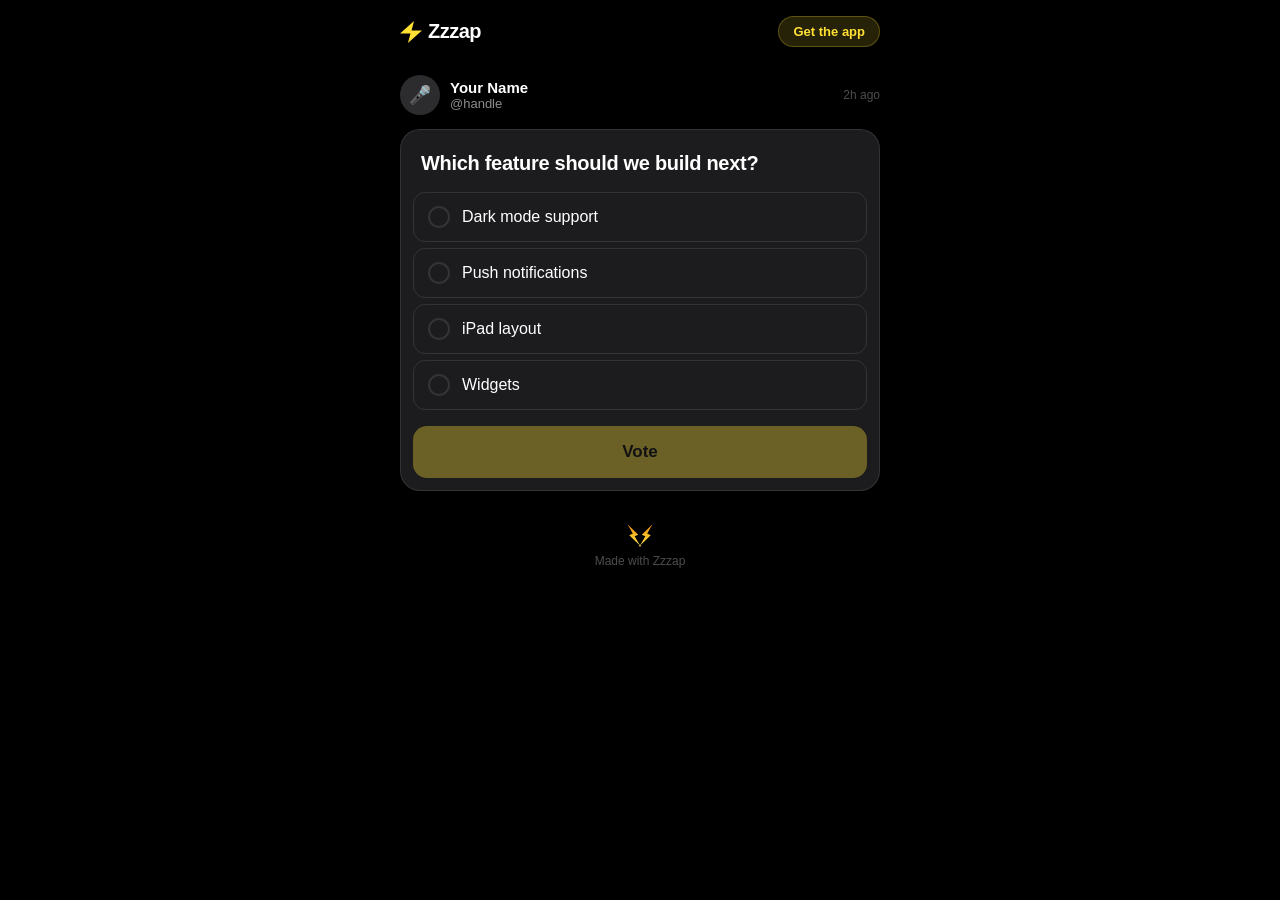
<file: index.html>
<!DOCTYPE html>
<html lang="en">
<head>
  <meta charset="UTF-8" />
  <meta name="viewport" content="width=device-width, initial-scale=1.0, maximum-scale=1.0" />
  <title>Zzzap</title>
  <style>
    /* ─── Design tokens (from iOS app) ─────────────────────────────── */
    :root {
      --bg:           #000000;
      --surface:      #1c1c1e;
      --surface2:     #2c2c2e;
      --border:       rgba(255,255,255,0.10);
      --yellow:       #FFE033;
      --yellow-dim:   rgba(255,224,51,0.15);
      --yellow-bar:   rgba(255,224,51,0.85);
      --text:         #ffffff;
      --text-sec:     rgba(255,255,255,0.55);
      --text-ter:     rgba(255,255,255,0.30);
      --radius-card:  20px;
      --radius-btn:   14px;
      --radius-pill:  100px;
      --font:         -apple-system, "SF Pro Display", "SF Pro Text", BlinkMacSystemFont, sans-serif;
    }

    /* ─── Reset ─────────────────────────────────────────────────────── */
    *, *::before, *::after { box-sizing: border-box; margin: 0; padding: 0; }

    body {
      background: var(--bg);
      color: var(--text);
      font-family: var(--font);
      -webkit-font-smoothing: antialiased;
      min-height: 100dvh;
      display: flex;
      flex-direction: column;
      align-items: center;
    }

    /* ─── Layout ────────────────────────────────────────────────────── */
    .page {
      width: 100%;
      max-width: 430px;          /* iPhone 14 Pro Max width — feels native */
      padding: 0 16px 48px;
      display: flex;
      flex-direction: column;
      gap: 0;
    }

    /* Desktop: slightly wider card, centered */
    @media (min-width: 600px) {
      .page { max-width: 480px; padding: 0 0 64px; }
    }

    /* ─── Top bar ───────────────────────────────────────────────────── */
    .topbar {
      display: flex;
      align-items: center;
      justify-content: space-between;
      padding: 16px 0 8px;
    }

    .logo {
      display: flex;
      align-items: center;
      gap: 6px;
      text-decoration: none;
    }

    .logo-bolt {
      width: 22px;
      height: 22px;
      fill: var(--yellow);
    }

    .logo-text {
      font-size: 20px;
      font-weight: 800;
      letter-spacing: -0.5px;
      color: var(--text);
    }

    .app-store-btn {
      display: inline-flex;
      align-items: center;
      gap: 6px;
      background: var(--yellow-dim);
      border: 1px solid rgba(255,224,51,0.25);
      border-radius: var(--radius-pill);
      padding: 7px 14px;
      font-size: 13px;
      font-weight: 600;
      color: var(--yellow);
      text-decoration: none;
      white-space: nowrap;
    }

    .app-store-btn:active { opacity: 0.7; }

    /* ─── Creator row ───────────────────────────────────────────────── */
    .creator-row {
      display: flex;
      align-items: center;
      gap: 10px;
      padding: 20px 0 14px;
    }

    .avatar {
      width: 40px;
      height: 40px;
      border-radius: 50%;
      background: var(--surface2);
      flex-shrink: 0;
      overflow: hidden;
      display: flex;
      align-items: center;
      justify-content: center;
      font-size: 18px;
    }

    .creator-meta { flex: 1; min-width: 0; }

    .creator-name {
      font-size: 15px;
      font-weight: 600;
      white-space: nowrap;
      overflow: hidden;
      text-overflow: ellipsis;
    }

    .creator-handle {
      font-size: 13px;
      color: var(--text-sec);
    }

    .time-badge {
      font-size: 12px;
      color: var(--text-ter);
      white-space: nowrap;
    }

    /* ─── Poll card ─────────────────────────────────────────────────── */
    .poll-card {
      background: var(--surface);
      border-radius: var(--radius-card);
      border: 1px solid var(--border);
      overflow: hidden;
    }

    .poll-question {
      padding: 20px 20px 16px;
      font-size: 20px;
      font-weight: 700;
      line-height: 1.3;
      letter-spacing: -0.3px;
    }

    /* ─── Voting options ────────────────────────────────────────────── */
    .options {
      display: flex;
      flex-direction: column;
      gap: 0;
      padding: 0 12px 12px;
    }

    .option {
      position: relative;
      display: flex;
      align-items: center;
      gap: 12px;
      padding: 13px 14px;
      border-radius: 12px;
      cursor: pointer;
      transition: background 0.15s ease;
      -webkit-tap-highlight-color: transparent;
      user-select: none;
      margin-bottom: 6px;
      background: transparent;
      border: 1px solid var(--border);
      overflow: hidden;
    }

    .option:last-child { margin-bottom: 0; }

    .option:active { opacity: 0.8; }

    /* Vote bar that fills behind option */
    .option-bar {
      position: absolute;
      left: 0; top: 0; bottom: 0;
      background: var(--yellow-dim);
      border-radius: 12px;
      width: 0;
      transition: width 0.6s cubic-bezier(0.25, 1, 0.5, 1);
      pointer-events: none;
    }

    /* Selected state */
    .option.selected {
      border-color: var(--yellow);
    }

    .option.selected .option-bar {
      background: var(--yellow-dim);
    }

    .option.voted-other {
      opacity: 0.6;
    }

    /* Radio circle */
    .radio {
      width: 22px;
      height: 22px;
      border-radius: 50%;
      border: 2px solid var(--border);
      flex-shrink: 0;
      display: flex;
      align-items: center;
      justify-content: center;
      transition: border-color 0.15s;
      position: relative;
      z-index: 1;
    }

    .option.selected .radio {
      border-color: var(--yellow);
      background: var(--yellow);
    }

    .radio-dot {
      width: 9px;
      height: 9px;
      border-radius: 50%;
      background: #000;
      opacity: 0;
      transition: opacity 0.15s;
    }

    .option.selected .radio-dot { opacity: 1; }

    .option-label {
      flex: 1;
      font-size: 16px;
      font-weight: 500;
      line-height: 1.3;
      position: relative;
      z-index: 1;
    }

    .option-pct {
      font-size: 13px;
      font-weight: 600;
      color: var(--text-sec);
      min-width: 36px;
      text-align: right;
      position: relative;
      z-index: 1;
      opacity: 0;
      transition: opacity 0.3s ease;
    }

    /* ─── Vote CTA ──────────────────────────────────────────────────── */
    .vote-cta {
      padding: 4px 12px 12px;
    }

    .vote-btn {
      width: 100%;
      padding: 16px;
      border-radius: var(--radius-btn);
      background: var(--yellow);
      color: #000;
      font-size: 17px;
      font-weight: 700;
      border: none;
      cursor: pointer;
      transition: opacity 0.15s, transform 0.1s;
      -webkit-tap-highlight-color: transparent;
    }

    .vote-btn:disabled {
      opacity: 0.35;
      cursor: default;
    }

    .vote-btn:not(:disabled):active {
      transform: scale(0.98);
      opacity: 0.85;
    }

    /* ─── After voting: results header ─────────────────────────────── */
    .results-meta {
      display: flex;
      align-items: center;
      justify-content: space-between;
      padding: 12px 20px 16px;
      border-top: 1px solid var(--border);
    }

    .vote-count {
      font-size: 13px;
      color: var(--text-sec);
    }

    .expires-badge {
      font-size: 12px;
      color: var(--text-ter);
    }

    /* ─── Download nudge (shown after voting) ───────────────────────── */
    .download-card {
      background: var(--surface);
      border: 1px solid var(--border);
      border-radius: var(--radius-card);
      padding: 20px;
      margin-top: 16px;
      display: none;
      flex-direction: column;
      gap: 12px;
    }

    .download-card.visible { display: flex; }

    .download-title {
      font-size: 17px;
      font-weight: 700;
    }

    .download-body {
      font-size: 14px;
      color: var(--text-sec);
      line-height: 1.5;
    }

    .download-btn {
      display: flex;
      align-items: center;
      justify-content: center;
      gap: 8px;
      padding: 14px;
      border-radius: var(--radius-btn);
      background: var(--yellow);
      color: #000;
      font-size: 16px;
      font-weight: 700;
      text-decoration: none;
      transition: opacity 0.15s;
    }

    .download-btn:active { opacity: 0.8; }

    /* ─── Footer ────────────────────────────────────────────────────── */
    .footer {
      margin-top: 32px;
      text-align: center;
      font-size: 12px;
      color: var(--text-ter);
    }

    /* ─── Voted state overrides ─────────────────────────────────────── */
    body.has-voted .option { cursor: default; }
    body.has-voted .option-pct { opacity: 1; }
    body.has-voted .vote-cta { display: none; }
  </style>
</head>
<body>

<div class="page">

  <!-- Top bar -->
  <div class="topbar">
    <a class="logo" href="https://zzzap-app.com">
      <!-- Lightning bolt SVG matching AnimatedBoltLogo.swift proportions -->
      <svg class="logo-bolt" viewBox="0 0 100 100">
        <polygon points="63.9,0 0,56.8 47.5,56.8 36.1,100 100,43.2 52.5,43.2" />
      </svg>
      <span class="logo-text">Zzzap</span>
    </a>
    <a class="app-store-btn" href="https://apps.apple.com/app/zzzap" target="_blank">
      Get the app
    </a>
  </div>

  <!-- Creator row -->
  <div class="creator-row">
    <div class="avatar">🎤</div>
    <div class="creator-meta">
      <div class="creator-name">Your Name</div>
      <div class="creator-handle">@handle</div>
    </div>
    <div class="time-badge">2h ago</div>
  </div>

  <!-- Poll card -->
  <div class="poll-card">
    <div class="poll-question">Which feature should we build next?</div>

    <div class="options" id="options">
      <div class="option" data-index="0" onclick="selectOption(0)">
        <div class="option-bar" id="bar-0"></div>
        <div class="radio"><div class="radio-dot"></div></div>
        <div class="option-label">Dark mode support</div>
        <div class="option-pct" id="pct-0"></div>
      </div>
      <div class="option" data-index="1" onclick="selectOption(1)">
        <div class="option-bar" id="bar-1"></div>
        <div class="radio"><div class="radio-dot"></div></div>
        <div class="option-label">Push notifications</div>
        <div class="option-pct" id="pct-1"></div>
      </div>
      <div class="option" data-index="2" onclick="selectOption(2)">
        <div class="option-bar" id="bar-2"></div>
        <div class="radio"><div class="radio-dot"></div></div>
        <div class="option-label">iPad layout</div>
        <div class="option-pct" id="pct-2"></div>
      </div>
      <div class="option" data-index="3" onclick="selectOption(3)">
        <div class="option-bar" id="bar-3"></div>
        <div class="radio"><div class="radio-dot"></div></div>
        <div class="option-label">Widgets</div>
        <div class="option-pct" id="pct-3"></div>
      </div>
    </div>

    <div class="vote-cta">
      <button class="vote-btn" id="vote-btn" disabled onclick="castVote()">Vote</button>
    </div>

    <div class="results-meta" id="results-meta" style="display:none">
      <span class="vote-count" id="vote-count">247 votes</span>
      <span class="expires-badge">Closes in 18h</span>
    </div>
  </div>

  <!-- Download nudge (revealed after voting) -->
  <div class="download-card" id="download-card">
    <div class="download-title">See every poll. Get notified first.</div>
    <div class="download-body">Follow them on Zzzap and you'll get a notification the moment they post their next one.</div>
    <a class="download-btn" href="https://apps.apple.com/app/zzzap" target="_blank">
      Download Zzzap
    </a>
  </div>

  <div class="footer"><img src="/zzzap-bolts.svg" alt="" width="28" height="25" style="display:block;margin:0 auto 6px">Made with Zzzap</div>

</div>

<script>
  // Mock vote distribution (will come from Firestore in production)
  const mockVotes = [112, 74, 38, 23];
  const totalVotes = mockVotes.reduce((a, b) => a + b, 0);

  let selectedIndex = null;
  let hasVoted = false;

  function selectOption(index) {
    if (hasVoted) return;
    selectedIndex = index;

    document.querySelectorAll('.option').forEach((el, i) => {
      el.classList.toggle('selected', i === index);
      el.classList.remove('voted-other');
    });

    document.getElementById('vote-btn').disabled = false;
  }

  function castVote() {
    if (selectedIndex === null || hasVoted) return;
    hasVoted = true;

    // Add the user's vote to the mock totals
    mockVotes[selectedIndex] += 1;
    const newTotal = mockVotes.reduce((a, b) => a + b, 0);

    // Mark voted state
    document.body.classList.add('has-voted');

    document.querySelectorAll('.option').forEach((el, i) => {
      const pct = Math.round((mockVotes[i] / newTotal) * 100);
      const bar = document.getElementById('bar-' + i);
      const pctEl = document.getElementById('pct-' + i);

      pctEl.textContent = pct + '%';

      if (i !== selectedIndex) {
        el.classList.add('voted-other');
      }

      // Animate bar width after a short delay
      setTimeout(() => {
        bar.style.width = pct + '%';
      }, 50 + i * 60);
    });

    // Show results footer
    const meta = document.getElementById('results-meta');
    meta.style.display = 'flex';
    document.getElementById('vote-count').textContent = newTotal + ' votes';

    // Show download nudge
    setTimeout(() => {
      document.getElementById('download-card').classList.add('visible');
    }, 400);
  }
</script>

</body>
</html>
</file>
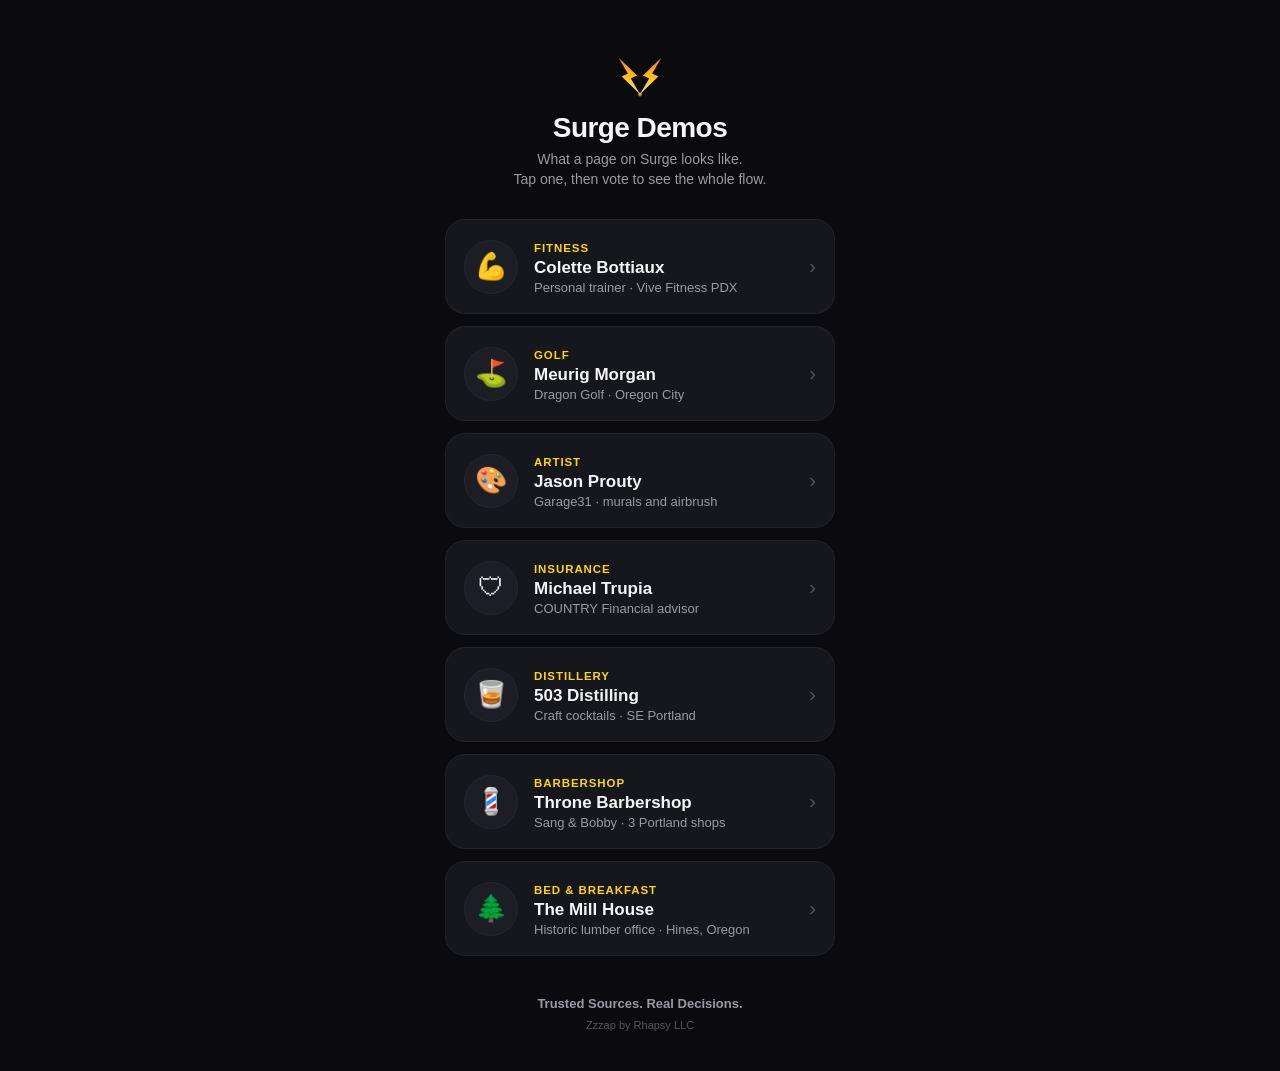
<file: demo/index.html>
<!DOCTYPE html>
<html lang="en">
<head>
<meta charset="UTF-8">
<meta name="viewport" content="width=device-width, initial-scale=1.0, viewport-fit=cover">
<meta name="robots" content="noindex">
<title>Surge Demos · Zzzap</title>
<style>
  :root {
    --yellow: #FFD60A;
    --bg: #0a0a0f;
    --card: #16161d;
    --card2: #1d1d26;
    --text: #f5f5f7;
    --dim: #9a9aa3;
    --dimmer: #55555e;
  }
  * { margin: 0; padding: 0; box-sizing: border-box; -webkit-tap-highlight-color: transparent; }
  body {
    background: var(--bg);
    color: var(--text);
    font-family: -apple-system, BlinkMacSystemFont, "SF Pro Text", "Segoe UI", Roboto, sans-serif;
    display: flex;
    justify-content: center;
    min-height: 100vh;
  }
  .phone {
    width: 100%;
    max-width: 430px;
    min-height: 100vh;
    padding: 56px 20px 40px;
    display: flex;
    flex-direction: column;
  }
  .bolts { line-height: 0; text-align: center; }
  h1 {
    font-family: -apple-system, "SF Pro Display", sans-serif;
    font-size: 28px; font-weight: 800; letter-spacing: -0.02em;
    text-align: center; margin-top: 14px;
  }
  .sub { color: var(--dim); font-size: 14px; text-align: center; margin-top: 6px; line-height: 1.4; }
  .cards { display: flex; flex-direction: column; gap: 12px; margin-top: 30px; }
  a.demo {
    display: flex; align-items: center; gap: 16px;
    background: var(--card);
    border: 1px solid #23232c;
    border-radius: 20px;
    padding: 18px;
    text-decoration: none; color: var(--text);
    transition: transform .12s ease, border-color .15s ease;
  }
  a.demo:active { transform: scale(.98); }
  a.demo:hover { border-color: rgba(255,214,10,.35); }
  .emoji {
    width: 54px; height: 54px; border-radius: 50%;
    background: var(--card2);
    border: 1px solid #26262f;
    display: flex; align-items: center; justify-content: center;
    font-size: 26px;
    flex-shrink: 0;
  }
  .txt { flex: 1; min-width: 0; }
  .cat {
    color: var(--yellow); font-size: 11.5px; font-weight: 700;
    letter-spacing: .08em; text-transform: uppercase;
  }
  .who { font-size: 17px; font-weight: 700; margin-top: 2px; }
  .note { color: var(--dim); font-size: 13px; margin-top: 2px; }
  .go { color: var(--dimmer); font-size: 20px; font-weight: 300; }
  footer {
    margin-top: auto;
    text-align: center;
    padding-top: 40px;
    color: var(--dimmer);
  }
  .tagline { font-size: 13px; font-weight: 600; color: var(--dim); }
  .legal { font-size: 11px; margin-top: 8px; }
</style>
</head>
<body>
<div class="phone">
  <div class="bolts"><img src="/zzzap-bolts.svg" alt="Zzzap" width="48" height="42"></div>
  <h1>Surge Demos</h1>
  <div class="sub">What a page on Surge looks like.<br>Tap one, then vote to see the whole flow.</div>

  <div class="cards">
    <a class="demo" href="/demofitness/">
      <span class="emoji">&#128170;</span>
      <span class="txt">
        <span class="cat">Fitness</span>
        <div class="who">Colette Bottiaux</div>
        <div class="note">Personal trainer &middot; Vive Fitness PDX</div>
      </span>
      <span class="go">&#8250;</span>
    </a>
    <a class="demo" href="/demogolf/">
      <span class="emoji">&#9971;</span>
      <span class="txt">
        <span class="cat">Golf</span>
        <div class="who">Meurig Morgan</div>
        <div class="note">Dragon Golf &middot; Oregon City</div>
      </span>
      <span class="go">&#8250;</span>
    </a>
    <a class="demo" href="/demoartist/">
      <span class="emoji">&#127912;</span>
      <span class="txt">
        <span class="cat">Artist</span>
        <div class="who">Jason Prouty</div>
        <div class="note">Garage31 &middot; murals and airbrush</div>
      </span>
      <span class="go">&#8250;</span>
    </a>
    <a class="demo" href="/demoinsurance/">
      <span class="emoji">&#128737;</span>
      <span class="txt">
        <span class="cat">Insurance</span>
        <div class="who">Michael Trupia</div>
        <div class="note">COUNTRY Financial advisor</div>
      </span>
      <span class="go">&#8250;</span>
    </a>
    <a class="demo" href="/demo503/">
      <span class="emoji">&#129347;</span>
      <span class="txt">
        <span class="cat">Distillery</span>
        <div class="who">503 Distilling</div>
        <div class="note">Craft cocktails &middot; SE Portland</div>
      </span>
      <span class="go">&#8250;</span>
    </a>
    <a class="demo" href="/demobarber/">
      <span class="emoji">&#128136;</span>
      <span class="txt">
        <span class="cat">Barbershop</span>
        <div class="who">Throne Barbershop</div>
        <div class="note">Sang &amp; Bobby &middot; 3 Portland shops</div>
      </span>
      <span class="go">&#8250;</span>
    </a>
    <a class="demo" href="/demomillhouse/">
      <span class="emoji">&#127794;</span>
      <span class="txt">
        <span class="cat">Bed &amp; Breakfast</span>
        <div class="who">The Mill House</div>
        <div class="note">Historic lumber office &middot; Hines, Oregon</div>
      </span>
      <span class="go">&#8250;</span>
    </a>
  </div>

  <footer>
    <div class="tagline">Trusted Sources. Real Decisions.</div>
    <div class="legal">Zzzap by Rhapsy LLC</div>
  </footer>
</div>
</body>
</html>
</file>
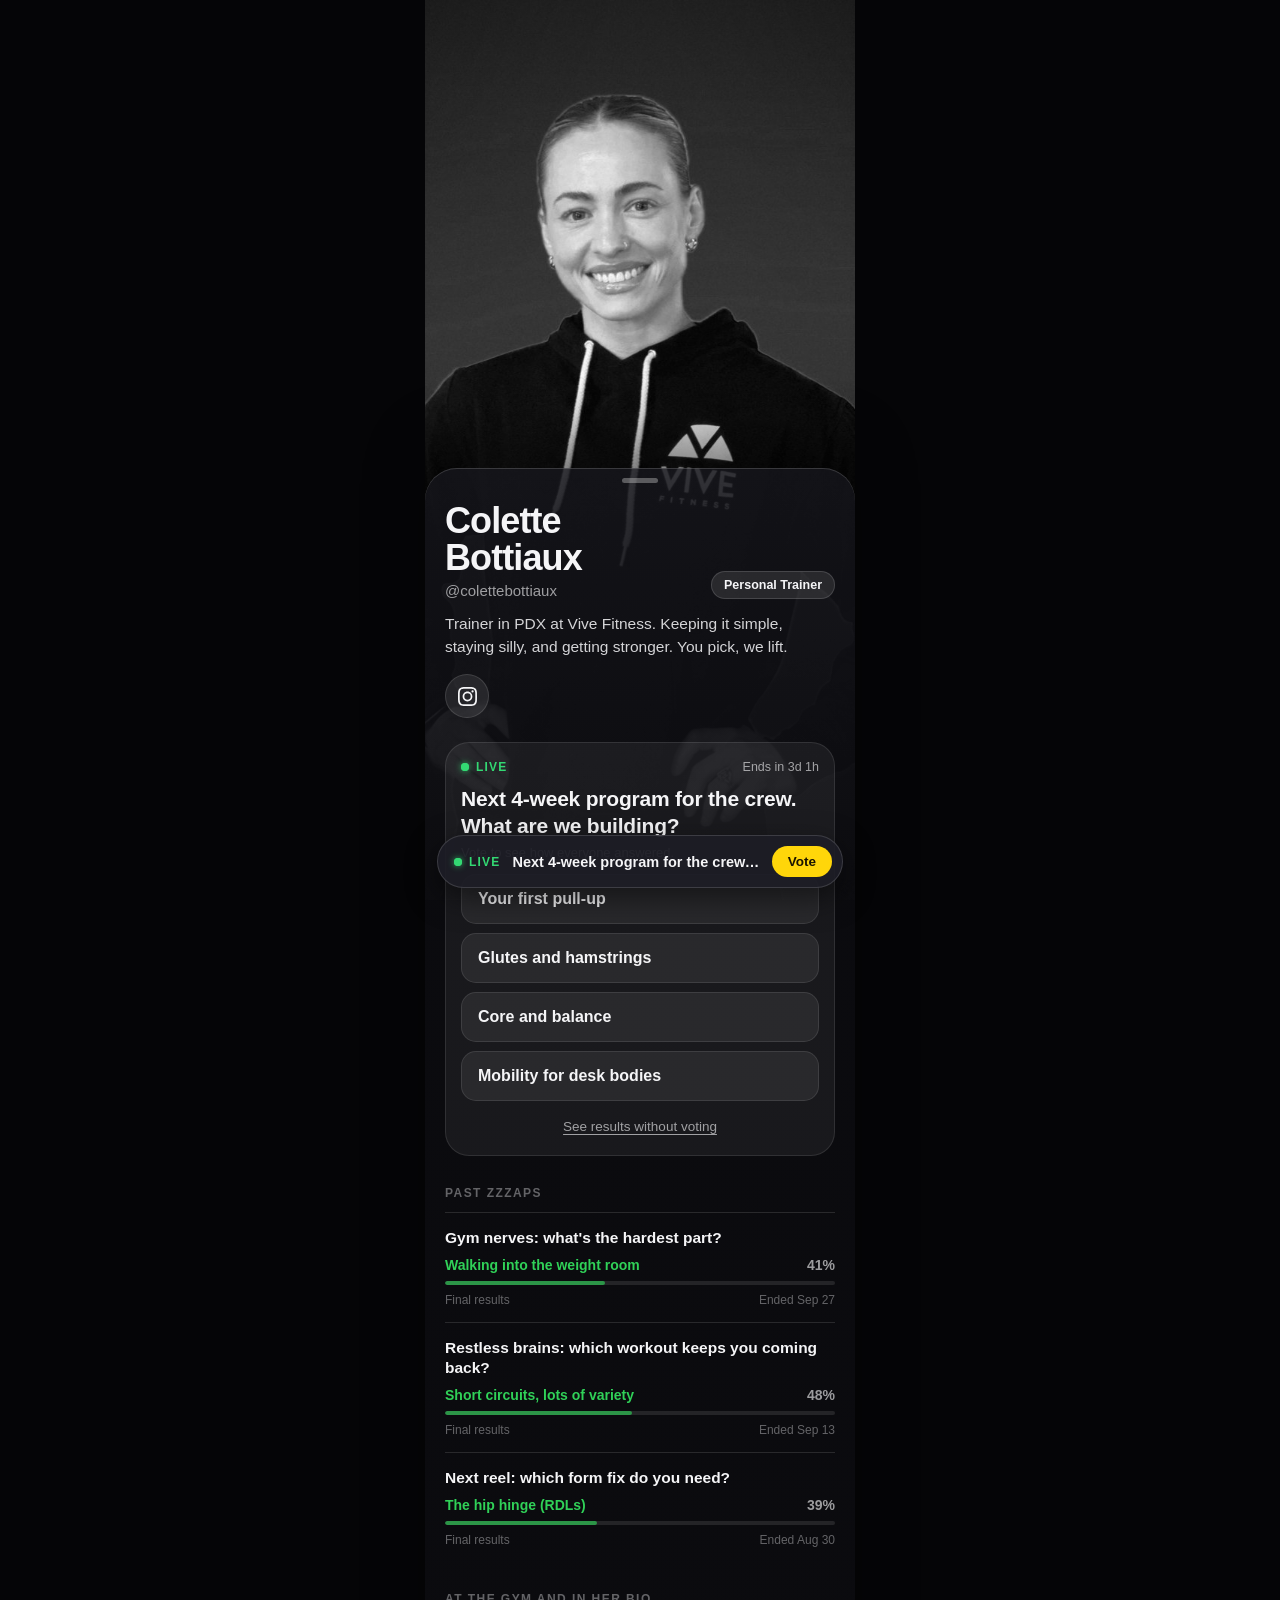
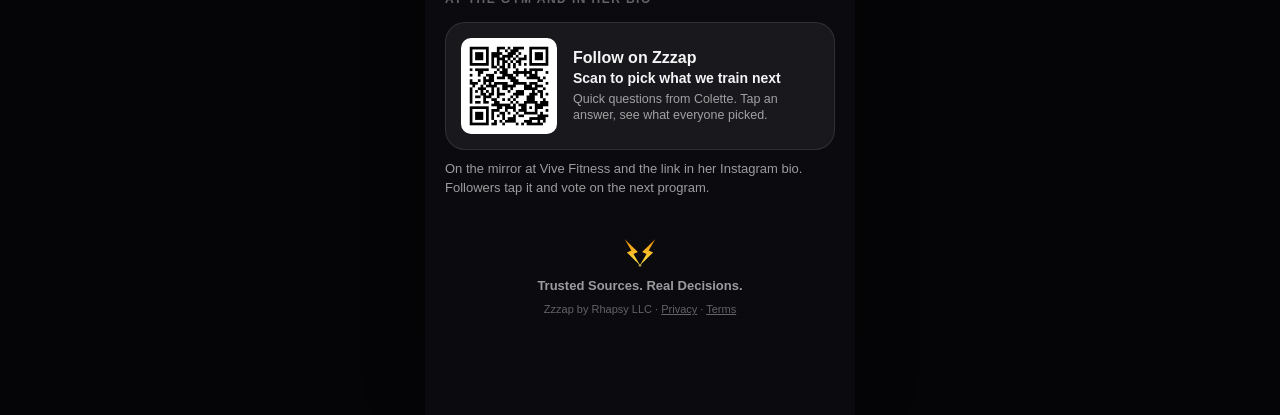
<file: demofitness/index.html>
<!DOCTYPE html>
<html lang="en">
<head>
<meta charset="UTF-8">
<meta name="viewport" content="width=device-width, initial-scale=1.0, viewport-fit=cover">
<meta name="theme-color" content="#0a0a0f">
<meta name="robots" content="noindex">
<title>Colette Bottiaux · Zzzap</title>
<!-- A demo Surge page: the real page design (surge/surge.js + surge.css)
     filled with sample data, so it always looks like what Surge accounts get.
     Bump ?v= with 404.html whenever surge.js or surge.css changes. -->
<link rel="stylesheet" href="/surge/surge.css?v=202611101200">
</head>
<body>
<div class="status-scrim"></div>
<div class="phone" id="page"></div>

<!-- Extra sections for this demo, added under the past zzzaps. -->
<template id="surge-extra">
  <div class="section">
    <div class="section-head">At the gym and in her bio</div>
    <div class="sign">
      <img src="/demofitness/qr.png" alt="QR code to follow Colette on Zzzap">
      <div>
        <div class="s1">Follow on Zzzap</div>
        <div class="s2">Scan to pick what we train next</div>
        <div class="s3">Quick questions from Colette. Tap an answer, see what everyone picked.</div>
      </div>
    </div>
    <div class="sign-note">On the mirror at Vive Fitness and the link in her Instagram bio. Followers tap it and vote on the next program.</div>
  </div>
</template>

<script>
window.SURGE_DEMO = {
  handle: "colettebottiaux",
  displayName: "Colette Bottiaux",
  category: "Personal Trainer",
  bio: "Trainer in PDX at Vive Fitness. Keeping it simple, staying silly, and getting stronger. You pick, we lift.",
  photoURL: "/demofitness/colette-bw.jpg",
  links: { instagram: "colettebottiaux" },
  live: {
    pollId: "demo-fitness-live",
    question: "Next 4-week program for the crew. What are we building?",
    options: ["Your first pull-up", "Glutes and hamstrings", "Core and balance", "Mobility for desk bodies"],
    sampleCounts: [466, 438, 282, 226],
    endsAt: "+74h"
  },
  past: [
    { question: "Gym nerves: what's the hardest part?", winner: "Walking into the weight room", winnerPct: 41, endedAt: "2026-09-27" },
    { question: "Restless brains: which workout keeps you coming back?", winner: "Short circuits, lots of variety", winnerPct: 48, endedAt: "2026-09-13" },
    { question: "Next reel: which form fix do you need?", winner: "The hip hinge (RDLs)", winnerPct: 39, endedAt: "2026-08-30" }
  ]
};
</script>
<script src="/surge/surge.js?v=202611241100"></script>
</body>
</html>
</file>
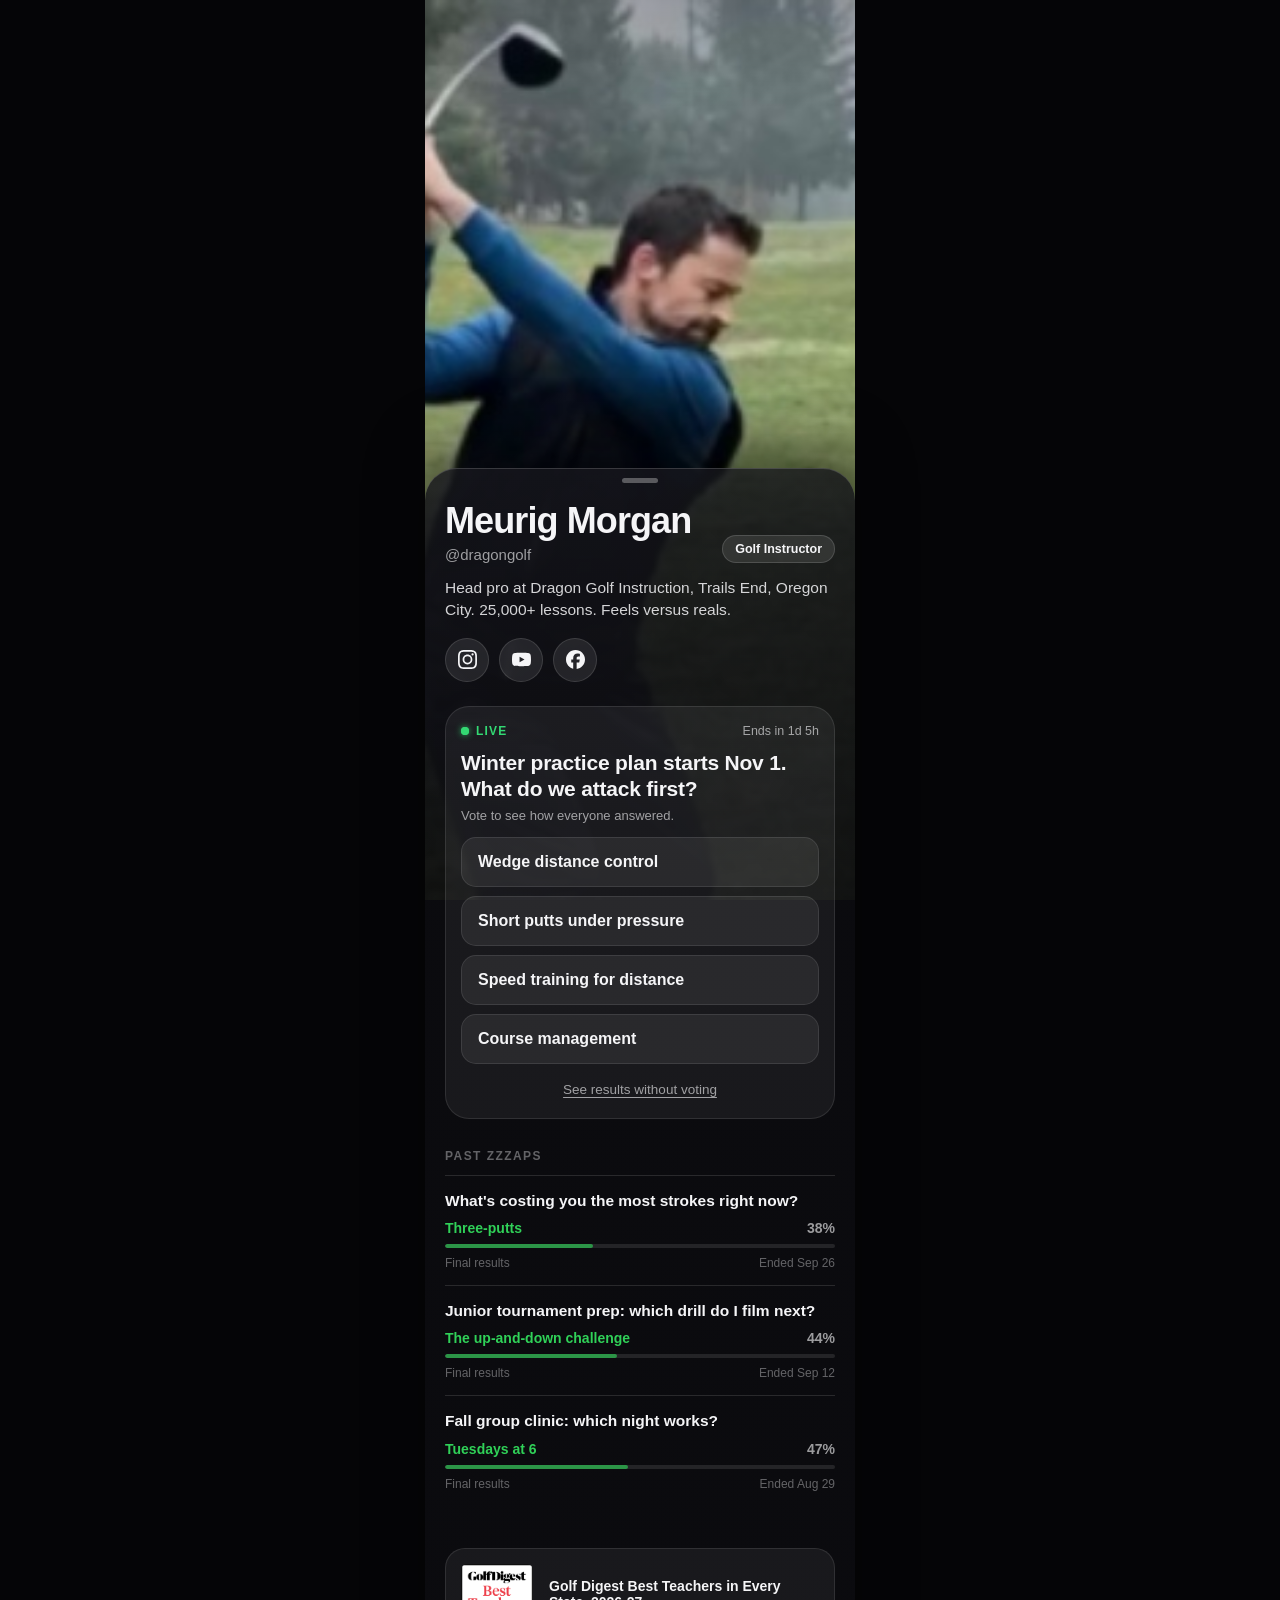
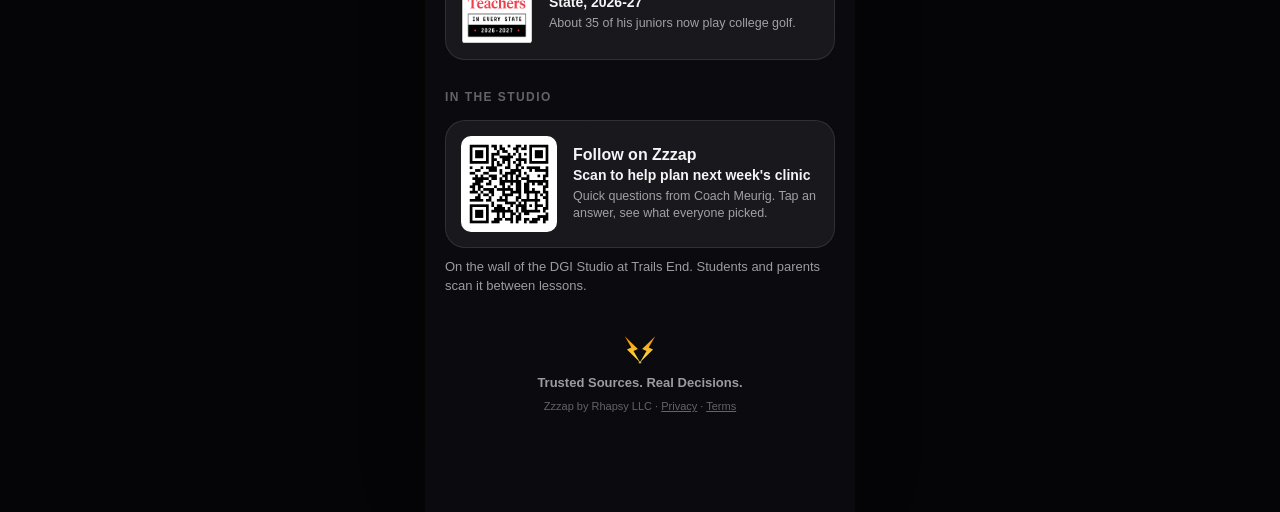
<file: demogolf/index.html>
<!DOCTYPE html>
<html lang="en">
<head>
<meta charset="UTF-8">
<meta name="viewport" content="width=device-width, initial-scale=1.0, viewport-fit=cover">
<meta name="theme-color" content="#0a0a0f">
<meta name="robots" content="noindex">
<title>Meurig Morgan · Zzzap</title>
<!-- A demo Surge page: the real page design (surge/surge.js + surge.css)
     filled with sample data, so it always looks like what Surge accounts get.
     Bump ?v= with 404.html whenever surge.js or surge.css changes. -->
<link rel="stylesheet" href="/surge/surge.css?v=202611101200">
<!-- The photo is wide and Meurig is left of center: keep him in frame. -->
<style>.photo img { object-position: 28% center; }</style>
</head>
<body>
<div class="status-scrim"></div>
<div class="phone" id="page"></div>

<!-- Extra sections for this demo, added under the past zzzaps. -->
<template id="surge-extra">
  <div class="section">
    <div class="sign">
      <img src="/demogolf/golfdigest.png" alt="Golf Digest Best Teachers in Every State 2026-2027" style="width:72px;height:auto;padding:0;border-radius:6px">
      <div>
        <div class="s2">Golf Digest Best Teachers in Every State, 2026-27</div>
        <div class="s3">About 35 of his juniors now play college golf.</div>
      </div>
    </div>
  </div>
  <div class="section">
    <div class="section-head">In the studio</div>
    <div class="sign">
      <img src="/demogolf/qr.png" alt="QR code to follow Meurig on Zzzap">
      <div>
        <div class="s1">Follow on Zzzap</div>
        <div class="s2">Scan to help plan next week's clinic</div>
        <div class="s3">Quick questions from Coach Meurig. Tap an answer, see what everyone picked.</div>
      </div>
    </div>
    <div class="sign-note">On the wall of the DGI Studio at Trails End. Students and parents scan it between lessons.</div>
  </div>
</template>

<script>
window.SURGE_DEMO = {
  handle: "dragongolf",
  displayName: "Meurig Morgan",
  category: "Golf Instructor",
  bio: "Head pro at Dragon Golf Instruction, Trails End, Oregon City. 25,000+ lessons. Feels versus reals.",
  photoURL: "/demogolf/meurig.jpg",
  links: { instagram: "dragongolf", youtube: "dragongolf", facebook: "dragongolf" },
  live: {
    pollId: "demo-golf-live",
    question: "Winter practice plan starts Nov 1. What do we attack first?",
    options: ["Wedge distance control", "Short putts under pressure", "Speed training for distance", "Course management"],
    sampleCounts: [79, 56, 47, 32],
    endsAt: "+30h"
  },
  past: [
    { question: "What's costing you the most strokes right now?", winner: "Three-putts", winnerPct: 38, endedAt: "2026-09-26" },
    { question: "Junior tournament prep: which drill do I film next?", winner: "The up-and-down challenge", winnerPct: 44, endedAt: "2026-09-12" },
    { question: "Fall group clinic: which night works?", winner: "Tuesdays at 6", winnerPct: 47, endedAt: "2026-08-29" }
  ]
};
</script>
<script src="/surge/surge.js?v=202611241100"></script>
</body>
</html>
</file>
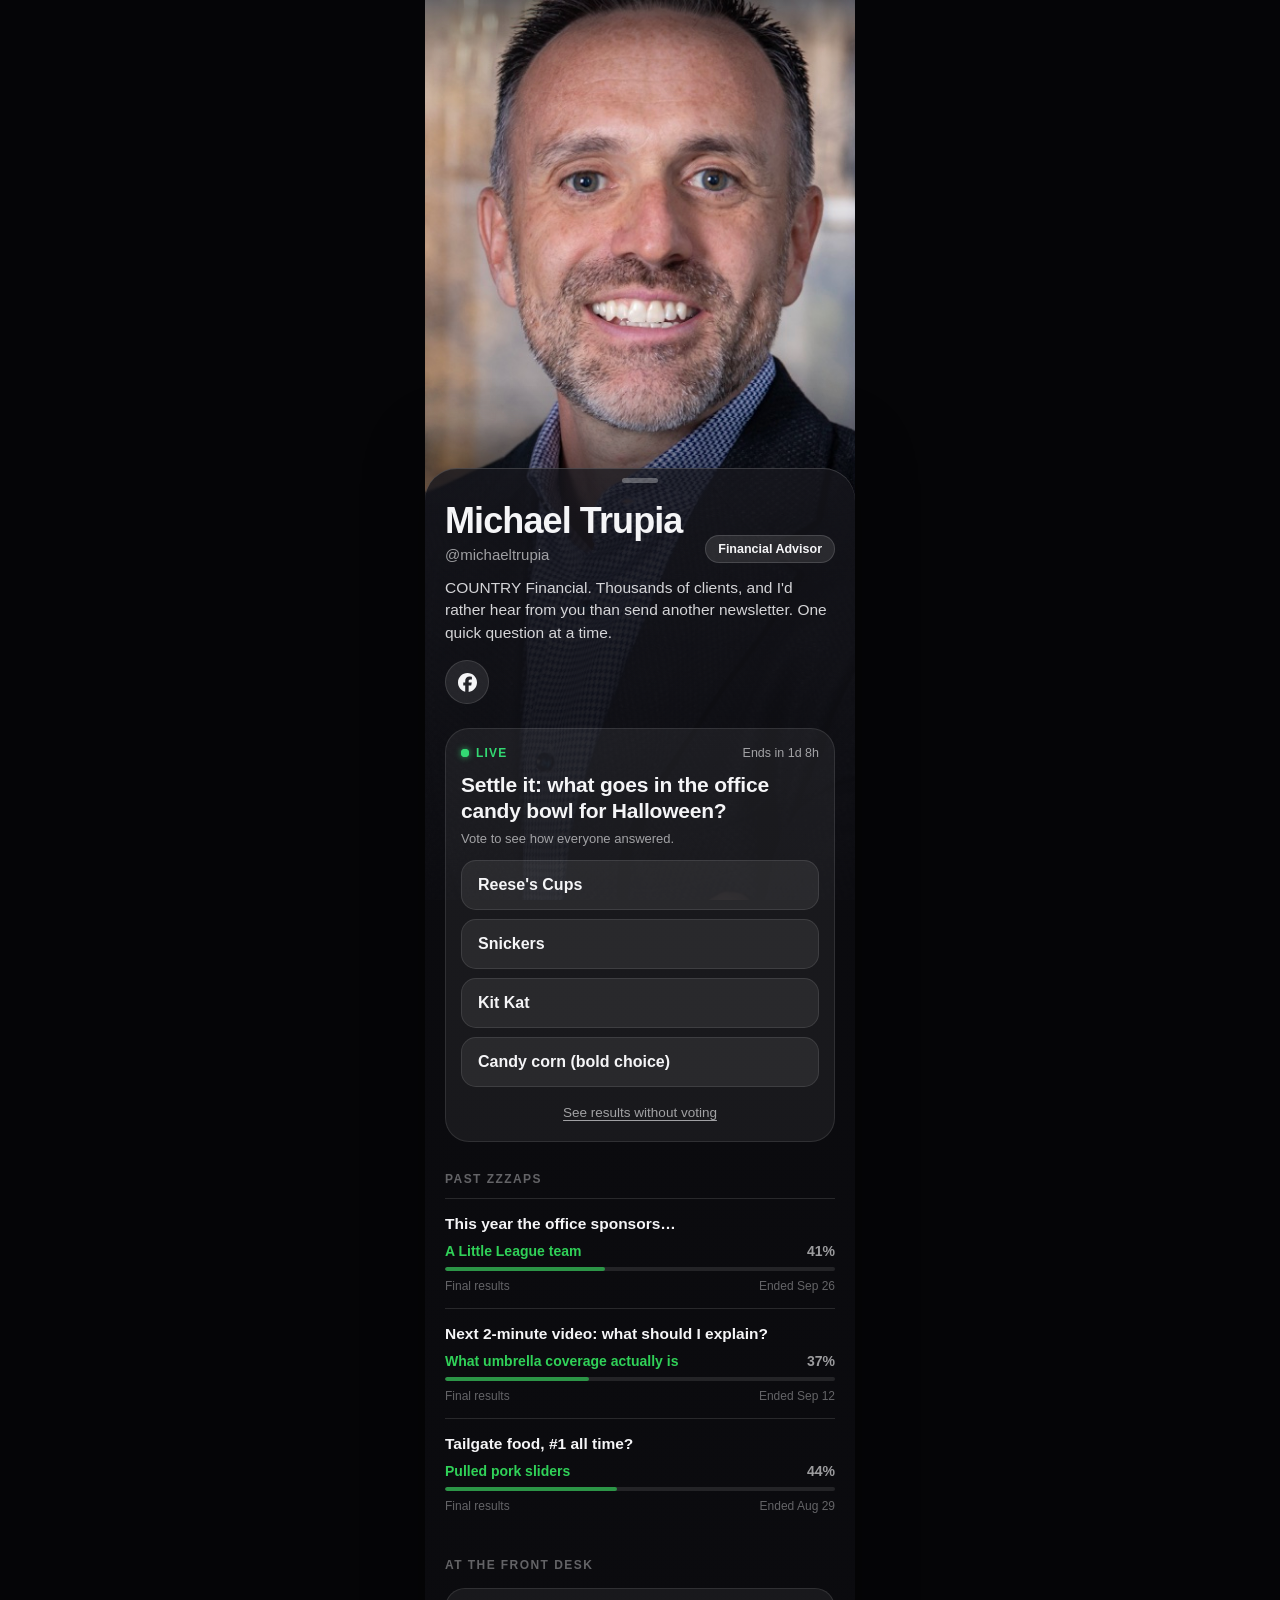
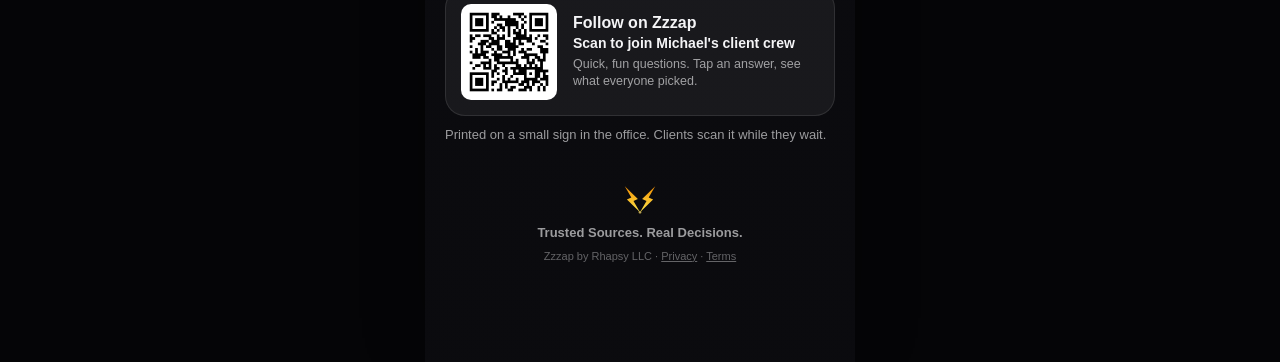
<file: demoinsurance/index.html>
<!DOCTYPE html>
<html lang="en">
<head>
<meta charset="UTF-8">
<meta name="viewport" content="width=device-width, initial-scale=1.0, viewport-fit=cover">
<meta name="theme-color" content="#0a0a0f">
<meta name="robots" content="noindex">
<title>Michael Trupia · Zzzap</title>
<!-- A demo Surge page: the real page design (surge/surge.js + surge.css)
     filled with sample data, so it always looks like what Surge accounts get.
     Bump ?v= with 404.html whenever surge.js or surge.css changes. -->
<link rel="stylesheet" href="/surge/surge.css?v=202611101200">
</head>
<body>
<div class="status-scrim"></div>
<div class="phone" id="page"></div>

<!-- Extra sections for this demo, added under the past zzzaps. -->
<template id="surge-extra">
  <div class="section">
    <div class="section-head">At the front desk</div>
    <div class="sign">
      <img src="/demoinsurance/qr.png" alt="QR code to follow Michael on Zzzap">
      <div>
        <div class="s1">Follow on Zzzap</div>
        <div class="s2">Scan to join Michael's client crew</div>
        <div class="s3">Quick, fun questions. Tap an answer, see what everyone picked.</div>
      </div>
    </div>
    <div class="sign-note">Printed on a small sign in the office. Clients scan it while they wait.</div>
  </div>
</template>

<script>
window.SURGE_DEMO = {
  handle: "michaeltrupia",
  displayName: "Michael Trupia",
  category: "Financial Advisor",
  bio: "COUNTRY Financial. Thousands of clients, and I'd rather hear from you than send another newsletter. One quick question at a time.",
  photoURL: "/demoinsurance/michael.jpg",
  links: { facebook: "michaeltrupia" },
  live: {
    pollId: "demo-insurance-live",
    question: "Settle it: what goes in the office candy bowl for Halloween?",
    options: ["Reese's Cups", "Snickers", "Kit Kat", "Candy corn (bold choice)"],
    sampleCounts: [451, 285, 261, 189],
    endsAt: "+33h"
  },
  past: [
    { question: "This year the office sponsors…", winner: "A Little League team", winnerPct: 41, endedAt: "2026-09-26" },
    { question: "Next 2-minute video: what should I explain?", winner: "What umbrella coverage actually is", winnerPct: 37, endedAt: "2026-09-12" },
    { question: "Tailgate food, #1 all time?", winner: "Pulled pork sliders", winnerPct: 44, endedAt: "2026-08-29" }
  ]
};
</script>
<script src="/surge/surge.js?v=202611241100"></script>
</body>
</html>
</file>
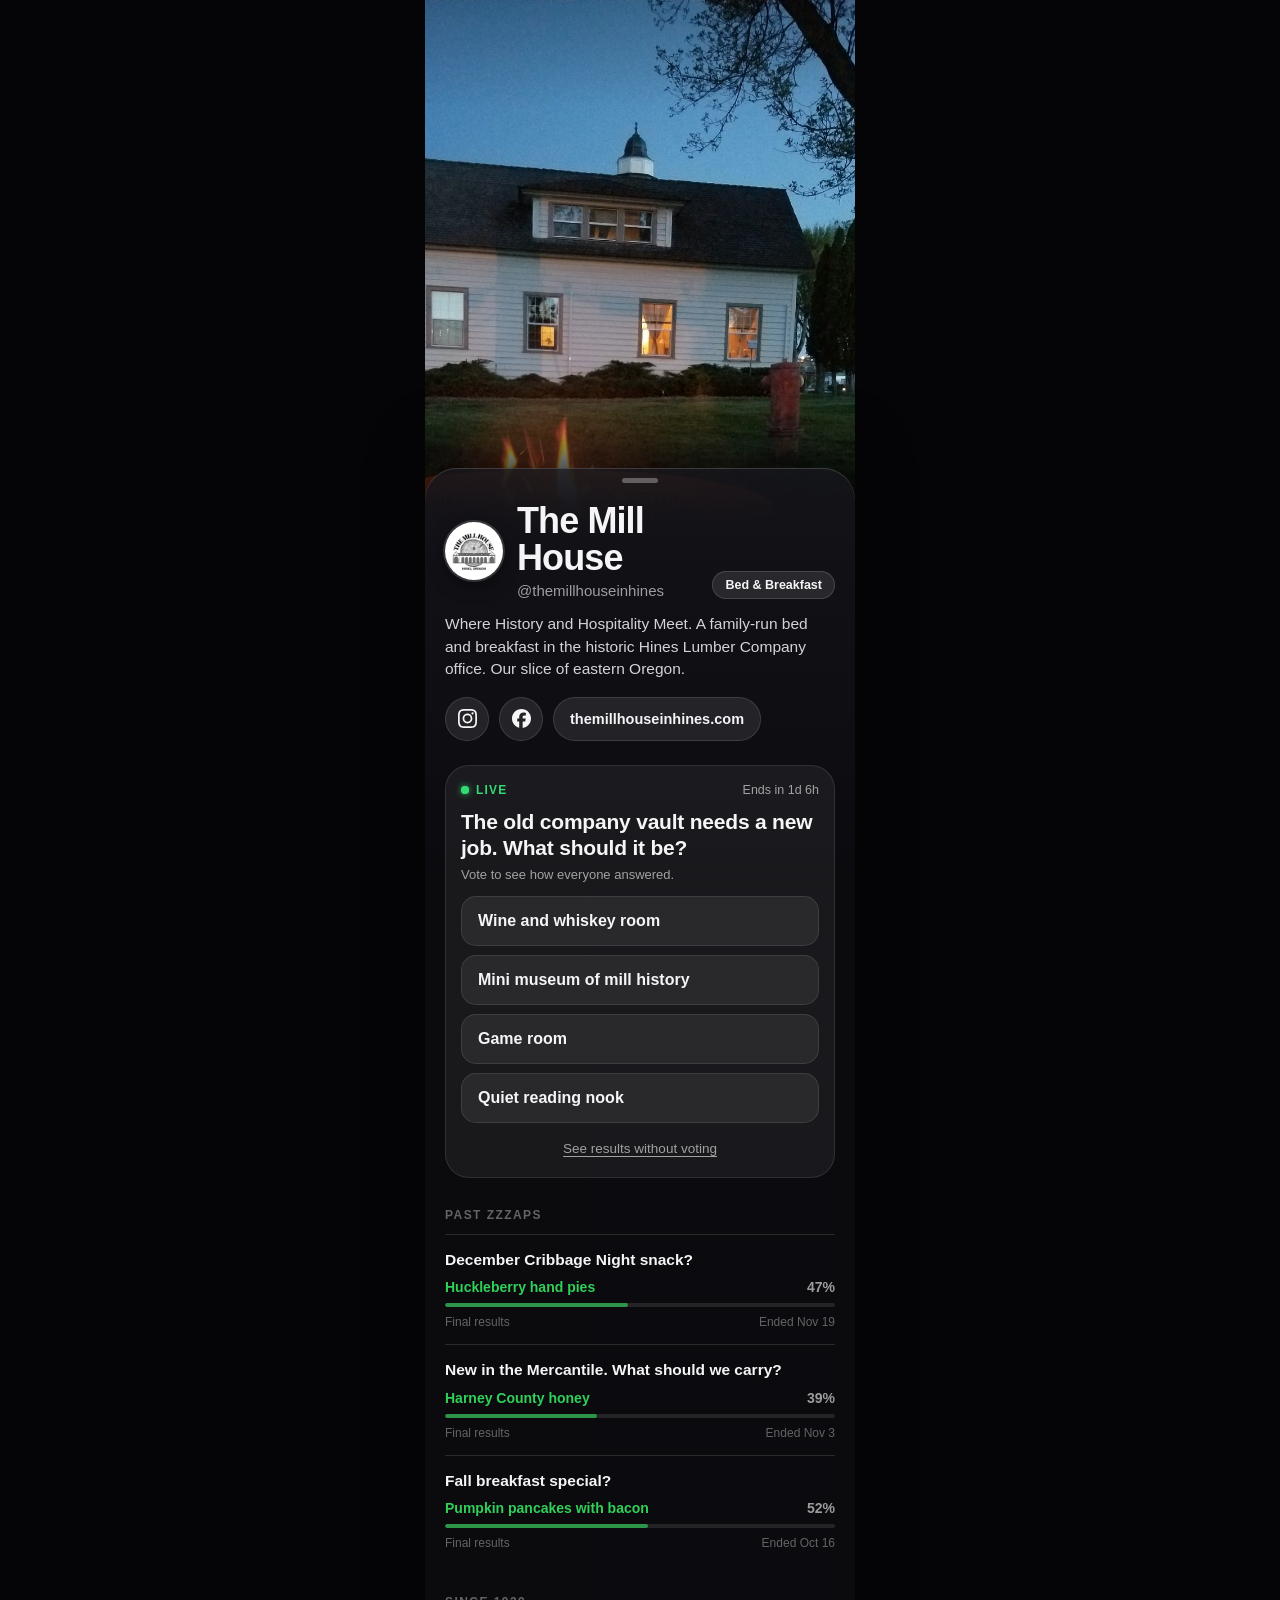
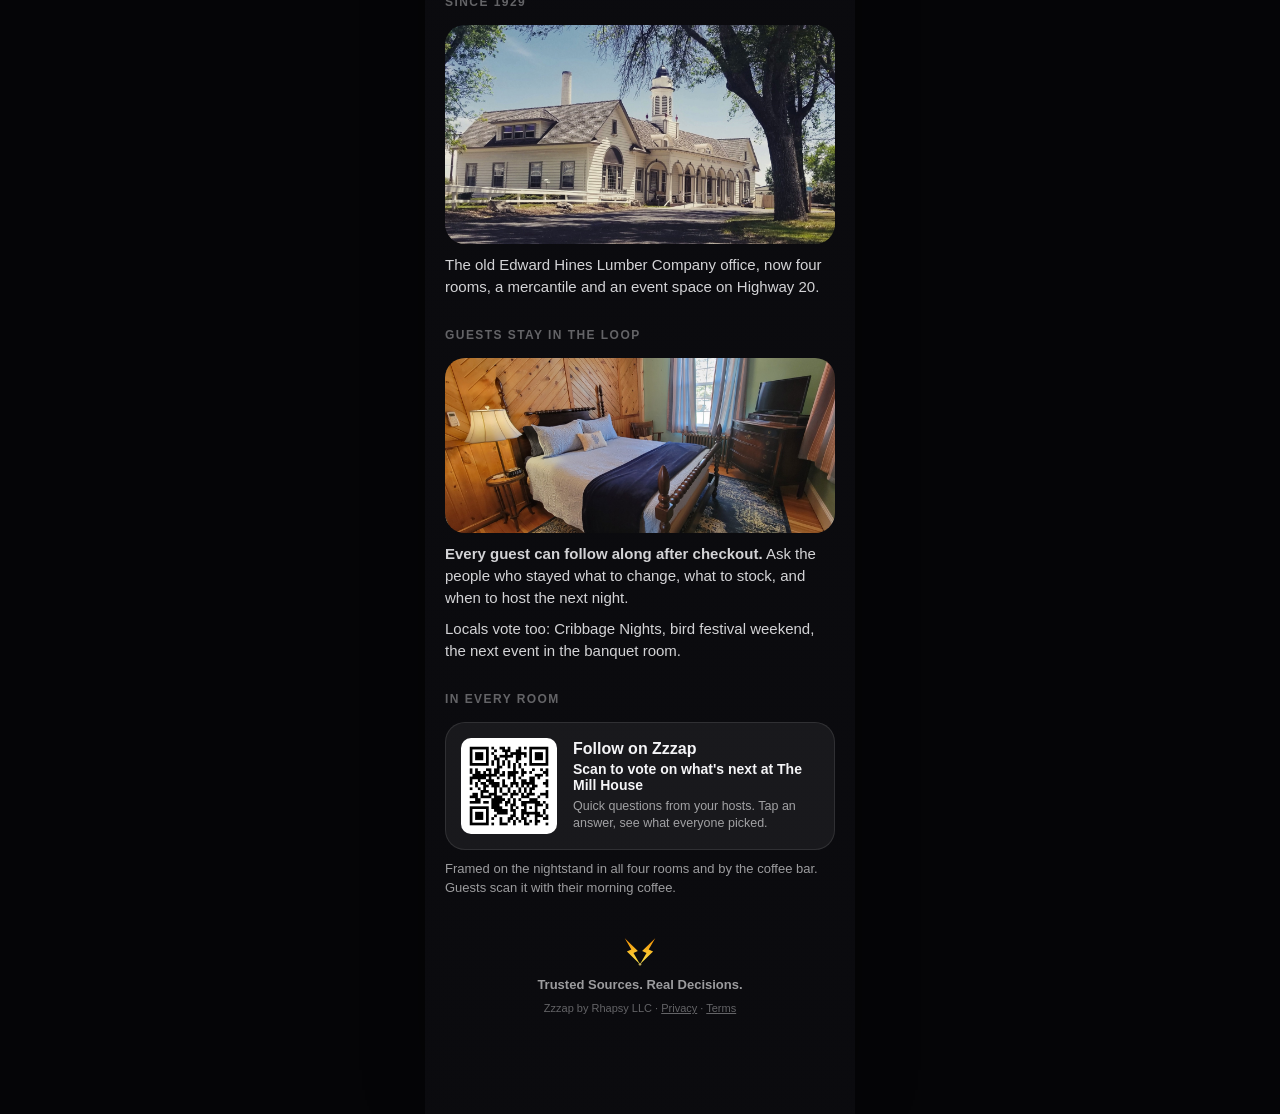
<file: demomillhouse/index.html>
<!DOCTYPE html>
<html lang="en">
<head>
<meta charset="UTF-8">
<meta name="viewport" content="width=device-width, initial-scale=1.0, viewport-fit=cover">
<meta name="theme-color" content="#0a0a0f">
<meta name="robots" content="noindex">
<title>The Mill House · Zzzap</title>
<!-- A demo Surge page: the real page design (surge/surge.js + surge.css)
     filled with sample data, so it always looks like what Surge accounts get.
     Bump ?v= with 404.html whenever surge.js or surge.css changes. -->
<link rel="stylesheet" href="/surge/surge.css?v=202611101200">
</head>
<body>
<div class="status-scrim"></div>
<div class="phone" id="page"></div>

<!-- Extra sections for this demo, added under the past zzzaps. -->
<template id="surge-extra">
  <div class="section">
    <div class="section-head">Since 1929</div>
    <img class="extra-img" src="/demomillhouse/building.jpg" alt="The Mill House, the old Edward Hines Lumber Company office">
    <p class="extra-text">The old Edward Hines Lumber Company office, now four rooms, a mercantile and an event space on Highway 20.</p>
  </div>
  <div class="section">
    <div class="section-head">Guests stay in the loop</div>
    <img class="extra-img" src="/demomillhouse/room.jpg" alt="The Sugar Pine Room">
    <p class="extra-text"><b>Every guest can follow along after checkout.</b> Ask the people who stayed what to change, what to stock, and when to host the next night.</p>
    <p class="extra-text">Locals vote too: Cribbage Nights, bird festival weekend, the next event in the banquet room.</p>
  </div>
  <div class="section">
    <div class="section-head">In every room</div>
    <div class="sign">
      <img src="/demomillhouse/qr.png" alt="QR code to follow The Mill House on Zzzap">
      <div>
        <div class="s1">Follow on Zzzap</div>
        <div class="s2">Scan to vote on what's next at The Mill House</div>
        <div class="s3">Quick questions from your hosts. Tap an answer, see what everyone picked.</div>
      </div>
    </div>
    <div class="sign-note">Framed on the nightstand in all four rooms and by the coffee bar. Guests scan it with their morning coffee.</div>
  </div>
</template>

<script>
window.SURGE_DEMO = {
  handle: "themillhouseinhines",
  displayName: "The Mill House",
  category: "Bed & Breakfast",
  bio: "Where History and Hospitality Meet. A family-run bed and breakfast in the historic Hines Lumber Company office. Our slice of eastern Oregon.",
  // A business: the inn at dusk behind the page, the logo in the circle.
  headerPhotoURL: "/demomillhouse/dusk.jpg",
  photoURL: "/demomillhouse/logo-round.jpg",
  links: { instagram: "themillhouseinhines", facebook: "themillhouseinhines", website: "https://www.themillhouseinhines.com" },
  live: {
    pollId: "demo-millhouse-live",
    question: "The old company vault needs a new job. What should it be?",
    options: ["Wine and whiskey room", "Mini museum of mill history", "Game room", "Quiet reading nook"],
    sampleCounts: [41, 33, 18, 11],
    endsAt: "+31h"
  },
  past: [
    { question: "December Cribbage Night snack?", winner: "Huckleberry hand pies", winnerPct: 47, endedAt: "2026-11-19" },
    { question: "New in the Mercantile. What should we carry?", winner: "Harney County honey", winnerPct: 39, endedAt: "2026-11-03" },
    { question: "Fall breakfast special?", winner: "Pumpkin pancakes with bacon", winnerPct: 52, endedAt: "2026-10-16" }
  ]
};
</script>
<script src="/surge/surge.js?v=202611241100"></script>
</body>
</html>
</file>
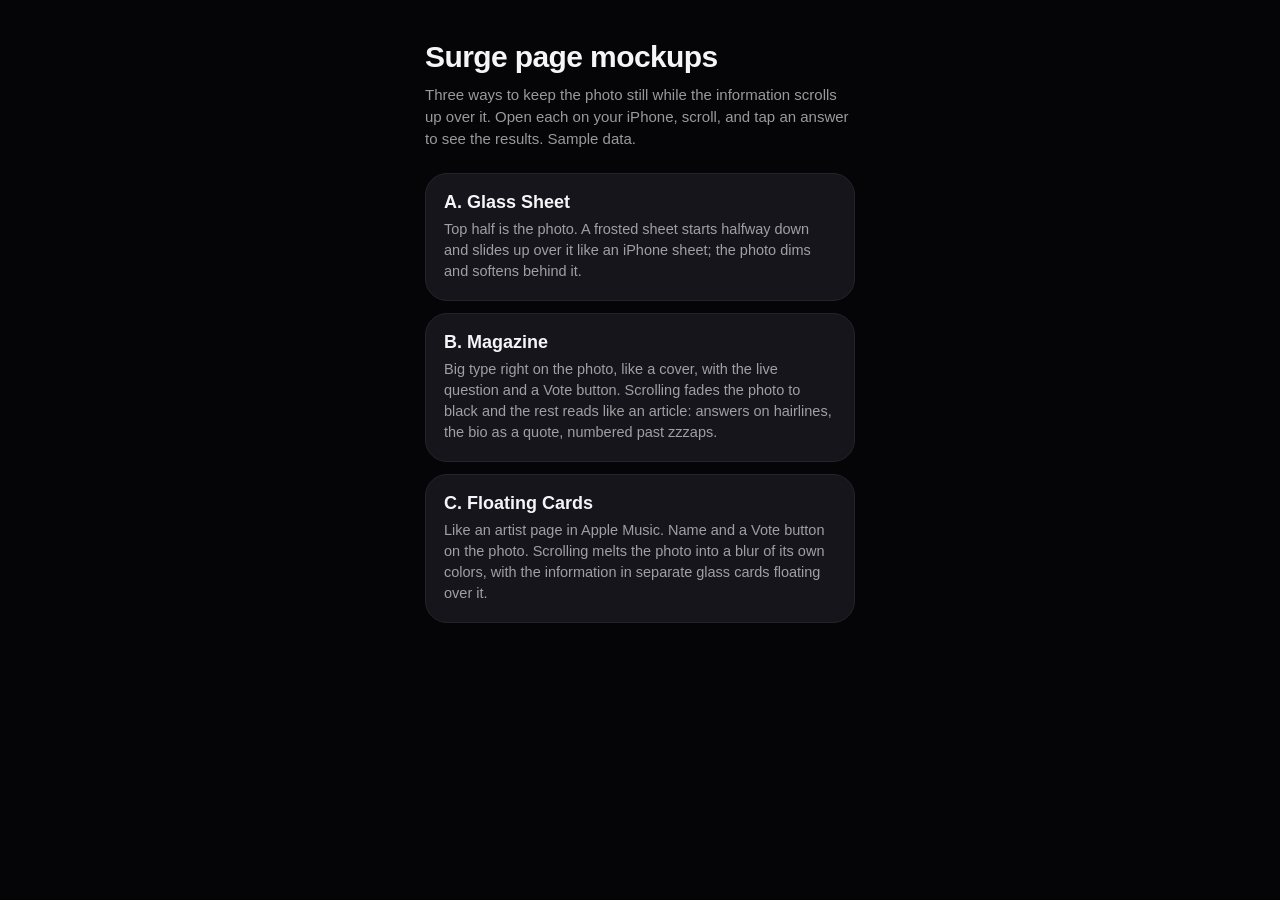
<file: mockups/surge-page/index.html>
<!doctype html>
<html lang="en">
<head>
<meta charset="utf-8">
<meta name="viewport" content="width=device-width, initial-scale=1, viewport-fit=cover">
<meta name="robots" content="noindex">
<title>Surge page mockups</title>
<link rel="stylesheet" href="mock.css?v=3">
<style>
  body { padding: calc(40px + env(safe-area-inset-top, 0px)) 20px 40px; }
  h1 { font-size: 30px; font-weight: 800; letter-spacing: -.02em; }
  .intro { color: var(--dim); font-size: 15px; line-height: 1.45; margin: 10px 0 24px; }
  a.opt {
    display: block; text-decoration: none; color: inherit;
    padding: 18px; border-radius: 22px; margin-bottom: 12px;
    background: #15151b; border: 1px solid #24242c;
  }
  .opt b { font-size: 18px; }
  .opt p { color: var(--dim); font-size: 14.5px; line-height: 1.45; margin-top: 6px; }
</style>
</head>
<body>
<div class="col">
  <h1>Surge page mockups</h1>
  <p class="intro">Three ways to keep the photo still while the information scrolls up over it. Open each on your iPhone, scroll, and tap an answer to see the results. Sample data.</p>
  <a class="opt" href="a.html"><b>A. Glass Sheet</b><p>Top half is the photo. A frosted sheet starts halfway down and slides up over it like an iPhone sheet; the photo dims and softens behind it.</p></a>
  <a class="opt" href="b.html"><b>B. Magazine</b><p>Big type right on the photo, like a cover, with the live question and a Vote button. Scrolling fades the photo to black and the rest reads like an article: answers on hairlines, the bio as a quote, numbered past zzzaps.</p></a>
  <a class="opt" href="c.html"><b>C. Floating Cards</b><p>Like an artist page in Apple Music. Name and a Vote button on the photo. Scrolling melts the photo into a blur of its own colors, with the information in separate glass cards floating over it.</p></a>
</div>
</body>
</html>
</file>
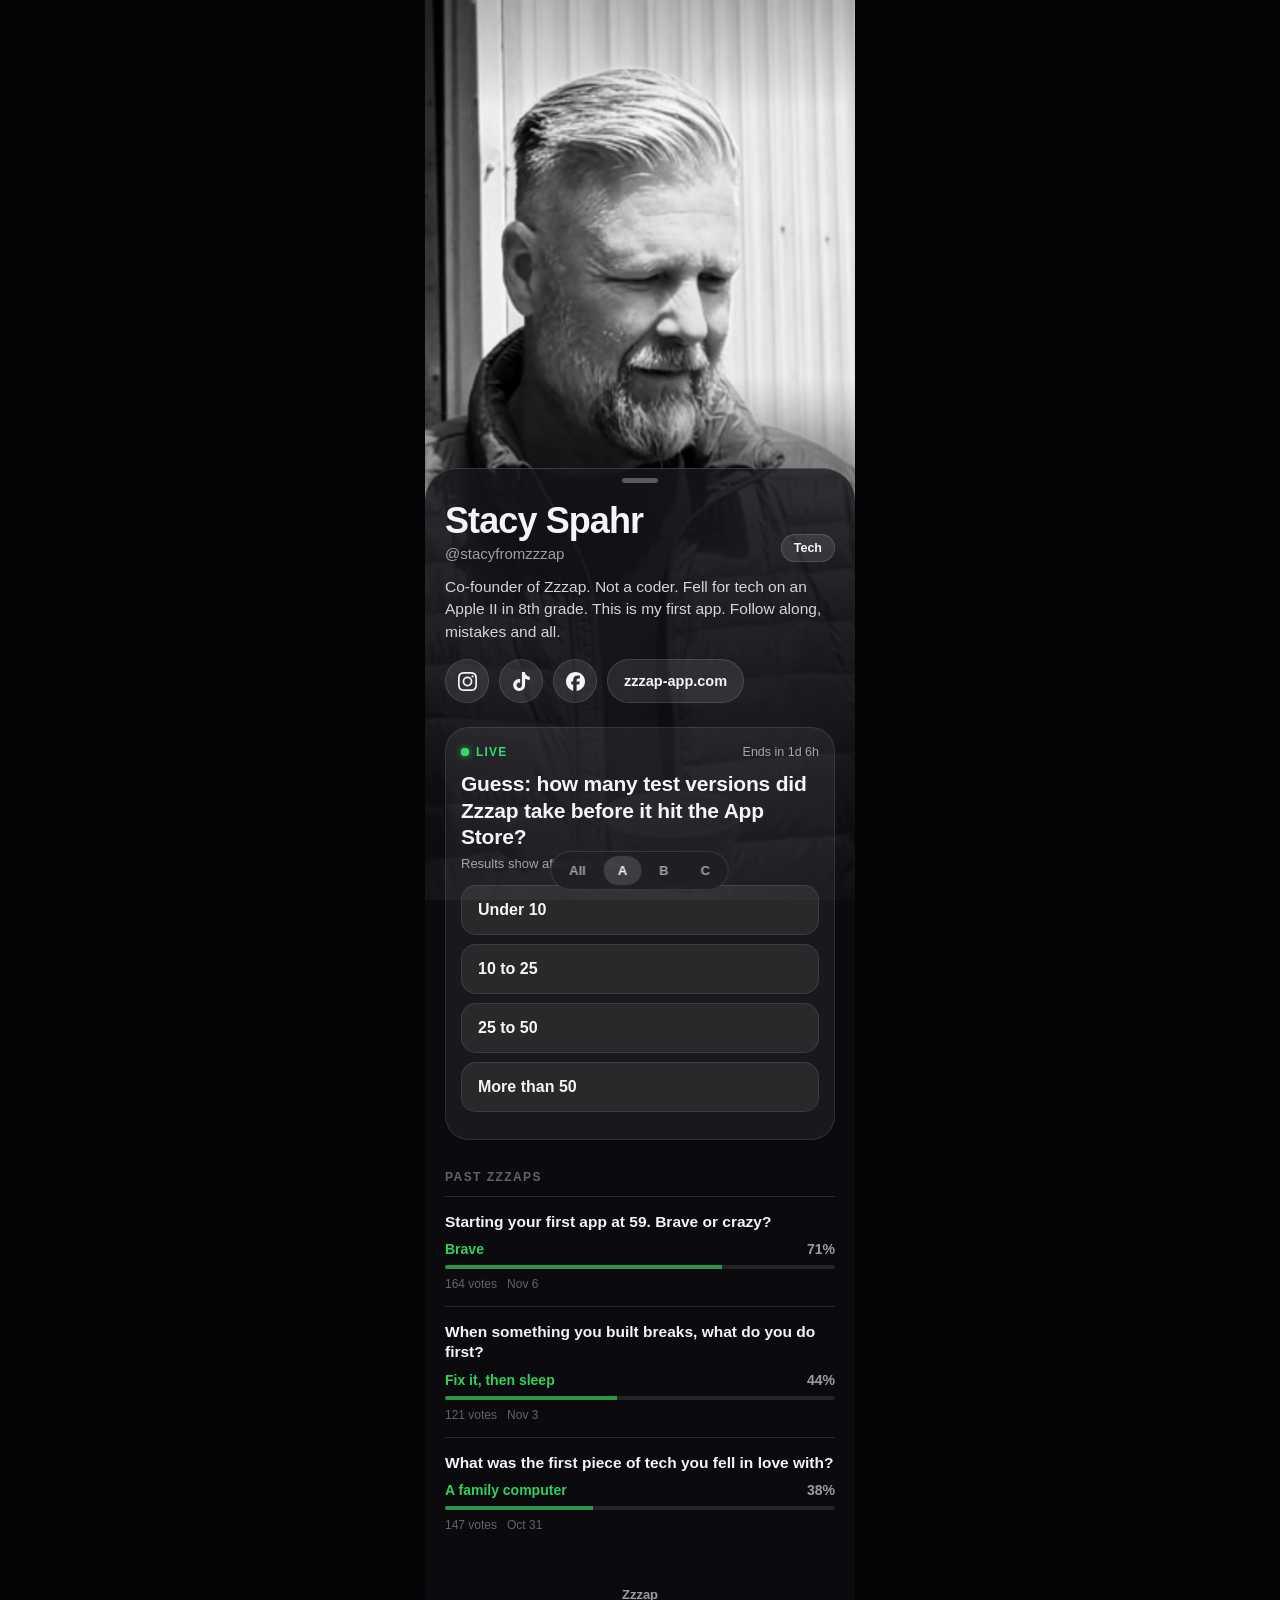
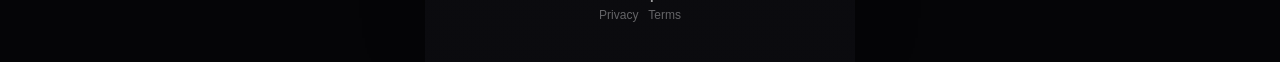
<file: mockups/surge-page/a.html>
<!doctype html>
<html lang="en">
<head>
<meta charset="utf-8">
<meta name="viewport" content="width=device-width, initial-scale=1, viewport-fit=cover">
<meta name="robots" content="noindex">
<title>Surge page, option A: Glass Sheet</title>
<link rel="stylesheet" href="mock.css?v=3">
<style>
  /* A: Glass Sheet. The photo fills the screen and stays put. A frosted
     sheet starts halfway down and slides up over it like an iPhone sheet;
     the photo dims behind it. */
  /* Smooth on iPhone: no blur anywhere (Stacy, 11/9). As the sheet rises
     a black layer fades in over the photo, the one thing that changes
     while you scroll, and the phone does it on its graphics chip. */
  .photo .shade {
    position: absolute; inset: 0; background: #000;
    opacity: calc(var(--p) * .6);
    will-change: opacity;
  }
  .photo::after {
    content: ""; position: absolute; inset: 0;
    background: linear-gradient(180deg, rgba(0,0,0,.22) 0%, transparent 12%, transparent 42%, rgba(0,0,0,.45) 60%);
  }
  /* Where Safari can, the dimming is tied straight to the scroll, so it
     moves with your finger every frame instead of catching up in jumps
     (Stacy, 11/9: smoother). It eases in and out over the whole rise of
     the sheet, evenly over the photo. The fade under the clock only comes
     in as the sheet reaches the top, so there's no dark band before that.
     Older browsers keep the scroll-script version. */
  @keyframes dim { from { opacity: 0; } to { opacity: .6; } }
  @keyframes scrim { from { opacity: 0; } to { opacity: 1; } }
  .status-scrim {
    height: calc(env(safe-area-inset-top, 0px) + 90px);
    background: linear-gradient(180deg, rgba(12,12,16,.94) 0%, rgba(12,12,16,.8) 35%, rgba(12,12,16,.45) 65%, rgba(12,12,16,0) 100%);
  }
  @supports (animation-timeline: scroll()) {
    .photo .shade {
      animation: dim ease-in-out both;
      animation-timeline: scroll(root);
      animation-range: 0 62svh;
    }
    .status-scrim {
      animation: scrim linear both;
      animation-timeline: scroll(root);
      animation-range: 44svh 56svh;
    }
  }
  .clear { height: 52svh; }
  .sheet {
    min-height: 100svh;
    padding: 10px 20px 0;
    border-radius: 32px 32px 0 0;
    /* Tinted glass without the blur: see-through enough that the dimmed
       photo shows behind it, dark enough that the words read. */
    background: linear-gradient(180deg, rgba(22,22,28,.82) 0%, rgba(12,12,16,.9) 420px);
    box-shadow: inset 0 1px 0 rgba(255,255,255,.16), 0 -24px 60px rgba(0,0,0,.35);
  }
  .grab { width: 36px; height: 5px; border-radius: 3px; background: rgba(255,255,255,.3); margin: 0 auto 20px; }
  .who { display: flex; align-items: flex-end; justify-content: space-between; gap: 12px; }
  h1 { font-size: 36px; font-weight: 800; letter-spacing: -.025em; line-height: 1; }
  .handle { color: var(--dim); font-size: 15px; margin-top: 6px; }
  .tag {
    flex-shrink: 0; font-size: 12.5px; font-weight: 700;
    padding: 6px 12px; border-radius: 100px;
    background: rgba(255,255,255,.1); border: 1px solid rgba(255,255,255,.14);
  }
  .bio { white-space: pre-line; font-size: 15.5px; line-height: 1.45; color: rgba(245,245,247,.86); margin-top: 14px; }
  .links { display: flex; gap: 10px; flex-wrap: wrap; margin-top: 16px; }
  .live {
    margin-top: 24px; padding: 18px 16px 16px;
    border-radius: 24px;
    background: rgba(255,255,255,.06);
    box-shadow: inset 0 0 0 1px rgba(255,255,255,.1);
  }
  .question { font-size: 21px; font-weight: 700; line-height: 1.25; letter-spacing: -.01em; margin: 12px 0 6px; }
  .hint { font-size: 13px; color: var(--dim); margin-bottom: 14px; }
  .label { margin: 30px 0 12px; }
  .archive { display: flex; flex-direction: column; }
  .past { padding: 15px 0; border-top: 1px solid var(--hair); }
</style>
</head>
<body>
<div class="photo"><img data-photo alt=""><div class="shade"></div></div>
<div class="status-scrim"></div>
<div class="col content">
  <div class="clear"></div>
  <div class="sheet">
    <div class="grab"></div>
    <div class="who">
      <div>
        <h1 data-fill="name"></h1>
        <div class="handle" data-fill="handle"></div>
      </div>
      <span class="tag" data-fill="category"></span>
    </div>
    <p class="bio" data-fill="bio"></p>
    <div class="links"><div class="socials" data-socials></div><a class="site" href="#" data-fill="website"></a></div>

    <div class="live" id="vote">
      <div class="live-row"><span class="live-pill"><span class="dot"></span>LIVE</span><span class="ends" data-fill="ends"></span></div>
      <div class="question" data-fill="question"></div>
      <div class="hint">Results show after you vote.</div>
      <div class="options" data-ballot="a"></div>
      <div class="meta" data-meta="a"></div>
      <div class="get hidden">
        <div><div class="t1">Don't miss the next one</div><div class="t2">Get Zzzap and Stacy's next question lands on your Lock Screen.</div></div>
        <a class="btn" href="#">Get Zzzap</a>
      </div>
    </div>

    <div class="label">Past zzzaps</div>
    <div class="archive" data-past></div>
    <footer><b>Zzzap</b>Privacy &nbsp; Terms</footer>
  </div>
</div>
<nav class="switch"><a href="./">All</a><a class="on" href="a.html">A</a><a href="b.html">B</a><a href="c.html">C</a></nav>
<script src="mock.js?v=3"></script>
</body>
</html>
</file>
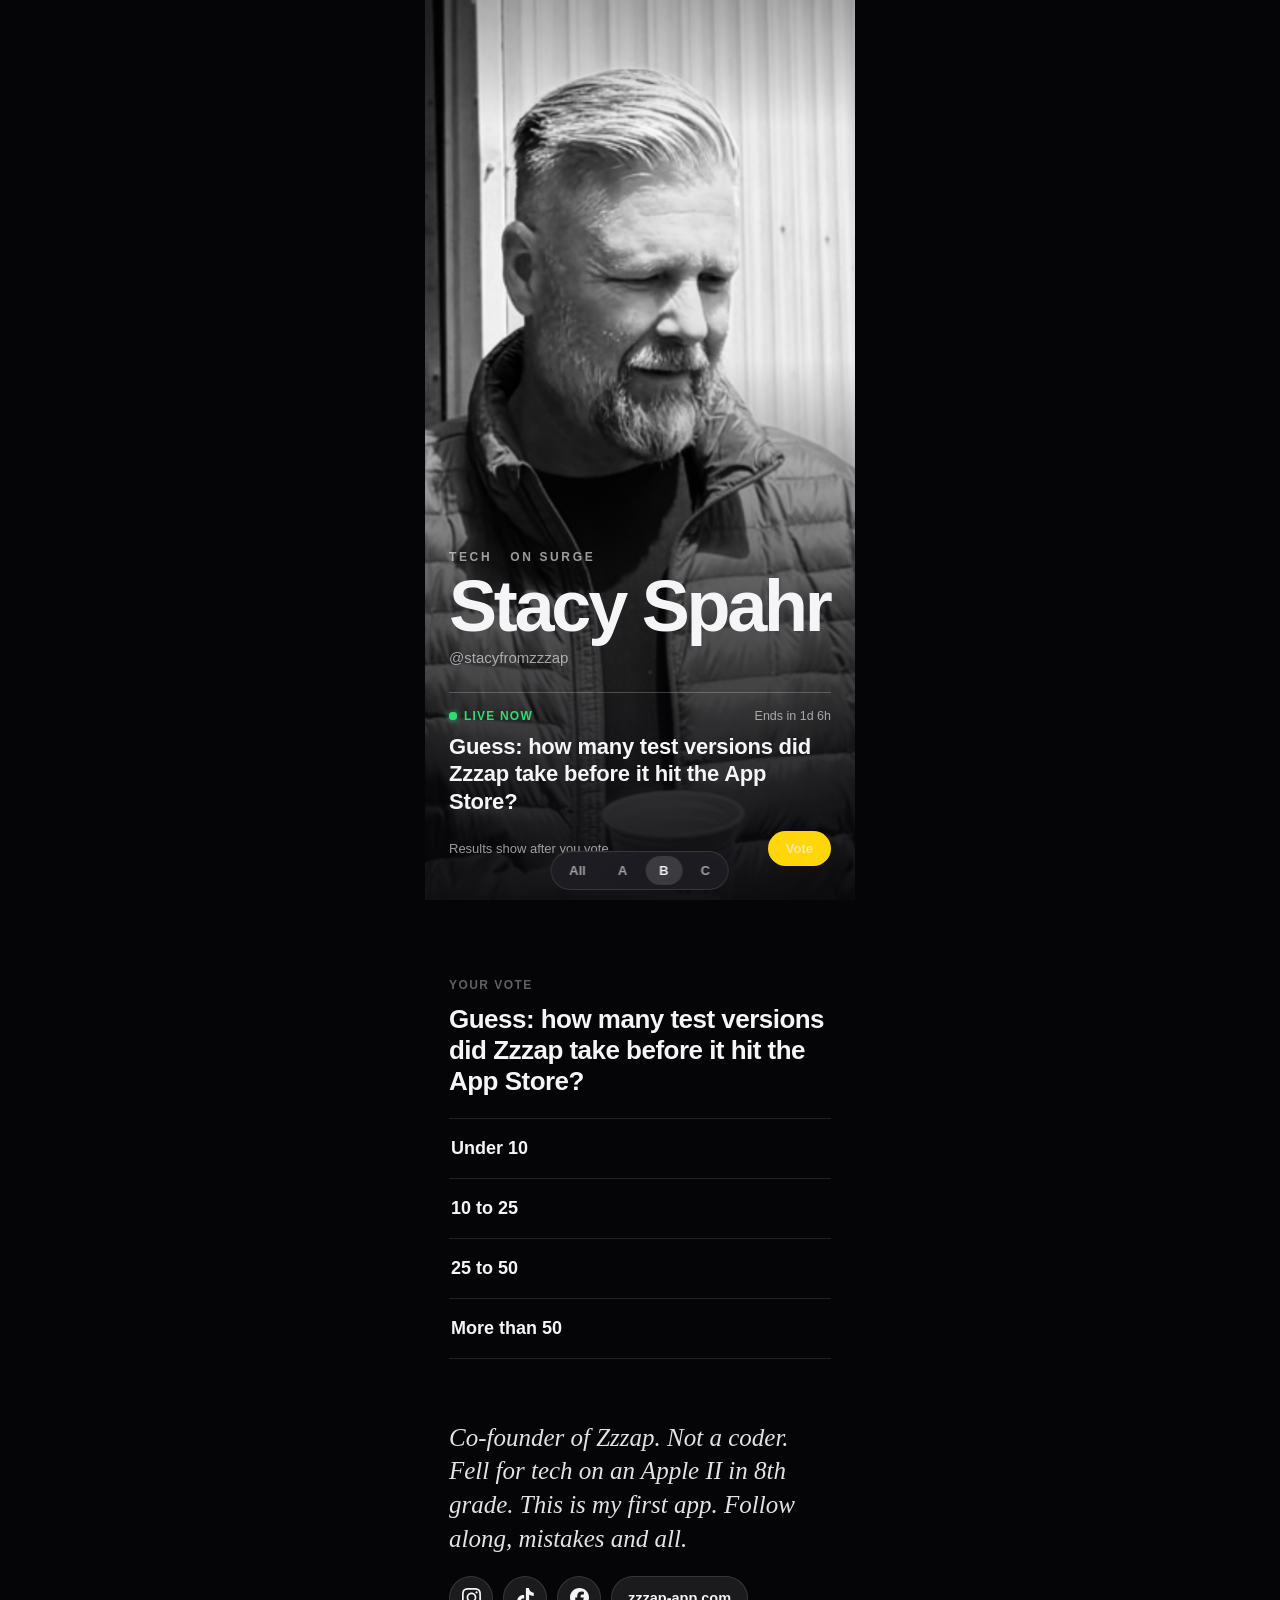
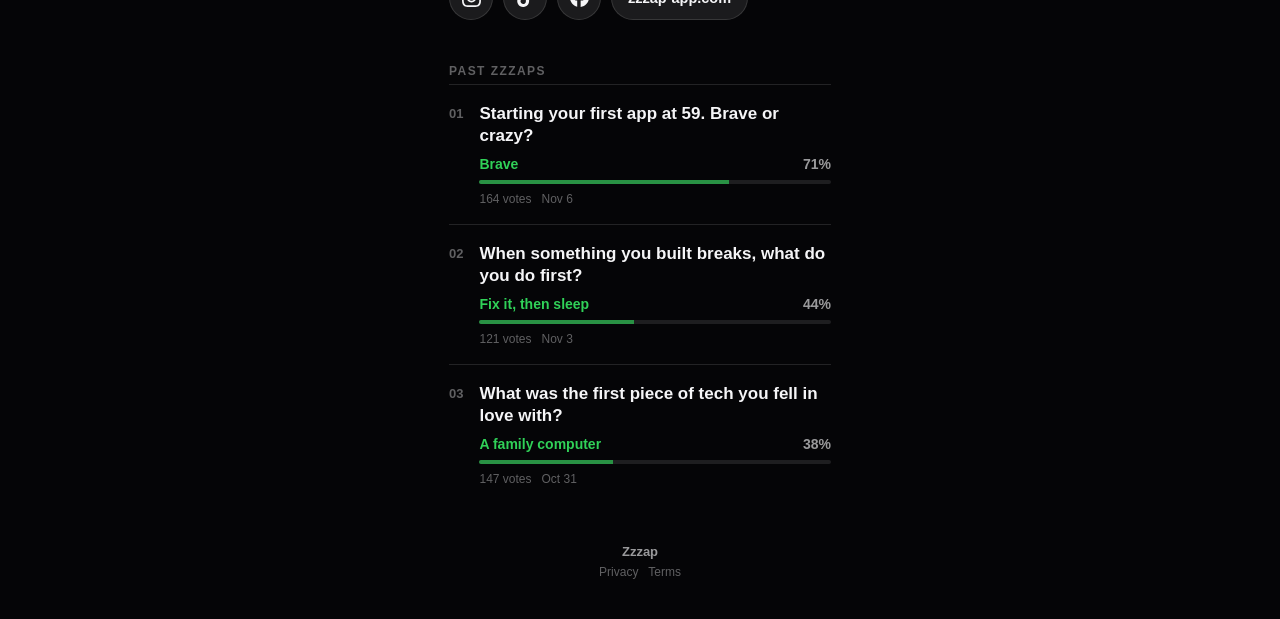
<file: mockups/surge-page/b.html>
<!doctype html>
<html lang="en">
<head>
<meta charset="utf-8">
<meta name="viewport" content="width=device-width, initial-scale=1, viewport-fit=cover">
<meta name="robots" content="noindex">
<title>Surge page, option B: Magazine</title>
<link rel="stylesheet" href="mock.css?v=3">
<style>
  /* B: Magazine. No boxes. Big type sits right on the photo like a cover;
     as you scroll, the photo fades to black behind the words, and the
     rest reads like an article: hairlines, numbers, a quote. */
  .photo img {
    transform: scale(calc(1 + var(--p) * .04));
    filter: brightness(calc(1 - var(--p) * .78));
  }
  .photo::after {
    content: ""; position: absolute; inset: 0;
    background: linear-gradient(180deg, rgba(0,0,0,.28) 0%, transparent 14%, transparent 40%, rgba(5,5,7,.62) 66%, rgba(5,5,7,.94) 100%);
  }
  .cover {
    min-height: 100svh;
    display: flex; flex-direction: column; justify-content: flex-end;
    padding: 0 24px 34px;
  }
  .kicker { font-size: 12px; font-weight: 700; letter-spacing: .22em; text-transform: uppercase; color: var(--dim); }
  h1 { font-size: 72px; font-weight: 800; letter-spacing: -.045em; line-height: .9; margin-top: 10px; }
  .handle { color: var(--dim); font-size: 15px; margin-top: 10px; }
  .teaser {
    margin-top: 26px; padding-top: 16px; border-top: 1px solid rgba(255,255,255,.22);
    display: block; color: inherit; text-decoration: none;
  }
  .teaser .question { font-size: 22px; font-weight: 600; line-height: 1.25; letter-spacing: -.01em; margin-top: 10px; }
  .teaser .go { display: flex; align-items: center; justify-content: space-between; margin-top: 16px; }
  .teaser .go span { font-size: 13px; color: var(--dim); }

  .body { padding: 0 24px; }
  .ballot { padding: 34px 0 10px; }
  .ballot .question { font-size: 26px; font-weight: 700; line-height: 1.2; letter-spacing: -.02em; margin: 12px 0 20px; }
  /* Answers as rows on hairlines, not buttons in boxes. */
  .ballot .options { gap: 0; }
  .ballot .option {
    background: none; border: 0; border-radius: 0;
    border-top: 1px solid var(--hair);
    padding: 19px 2px; font-size: 18px; font-weight: 600;
  }
  .ballot .option:last-child { border-bottom: 1px solid var(--hair); }
  .ballot .option .fill { top: auto; height: 3px; bottom: -1px; border-radius: 2px; }
  .ballot .results .option.lead .fill { background: var(--green); }
  .ballot .results .option.mine { border-color: var(--hair); }
  .ballot .results .option.mine .otext { color: var(--yellow); }
  .ballot .hint { font-size: 13px; color: var(--dim); margin-top: 14px; }
  .quote {
    font-family: ui-serif, "New York", Georgia, serif;
    font-size: 25px; line-height: 1.35; font-style: italic; font-weight: 400;
    white-space: pre-line; color: rgba(245,245,247,.92);
    padding: 40px 0 20px;
  }
  .links { display: flex; gap: 10px; flex-wrap: wrap; }
  .label { margin: 44px 0 6px; }
  .past { display: flex; gap: 16px; padding: 18px 0; border-top: 1px solid var(--hair); }
  .past .num { font-size: 13px; font-weight: 700; color: var(--dimmer); font-variant-numeric: tabular-nums; padding-top: 3px; }
  .past .pbody { flex: 1; }
  .past .q { font-size: 17px; }
</style>
</head>
<body>
<div class="photo"><img data-photo alt=""></div>
<div class="status-scrim"></div>
<div class="col content">
  <section class="cover">
    <div class="kicker"><span data-fill="category"></span> &nbsp; on Surge</div>
    <h1 data-fill="name"></h1>
    <div class="handle" data-fill="handle"></div>
    <a class="teaser" href="#" data-scrollto="vote">
      <div class="live-row"><span class="live-pill"><span class="dot"></span>LIVE NOW</span><span class="ends" data-fill="ends"></span></div>
      <div class="question" data-fill="question"></div>
      <div class="go"><span>Results show after you vote.</span><span class="btn">Vote</span></div>
    </a>
  </section>

  <div class="body">
    <section class="ballot" id="vote">
      <div class="label">Your vote</div>
      <div class="question" data-fill="question"></div>
      <div class="options" data-ballot="b"></div>
      <div class="meta" data-meta="b"></div>
      <div class="get hidden">
        <div><div class="t1">Don't miss the next one</div><div class="t2">Get Zzzap and Stacy's next question lands on your Lock Screen.</div></div>
        <a class="btn" href="#">Get Zzzap</a>
      </div>
    </section>

    <p class="quote" data-fill="bio"></p>
    <div class="links"><div class="socials" data-socials></div><a class="site" href="#" data-fill="website"></a></div>

    <div class="label">Past zzzaps</div>
    <div data-past="numbered"></div>
    <footer><b>Zzzap</b>Privacy &nbsp; Terms</footer>
  </div>
</div>
<nav class="switch"><a href="./">All</a><a href="a.html">A</a><a class="on" href="b.html">B</a><a href="c.html">C</a></nav>
<script src="mock.js?v=3"></script>
</body>
</html>
</file>
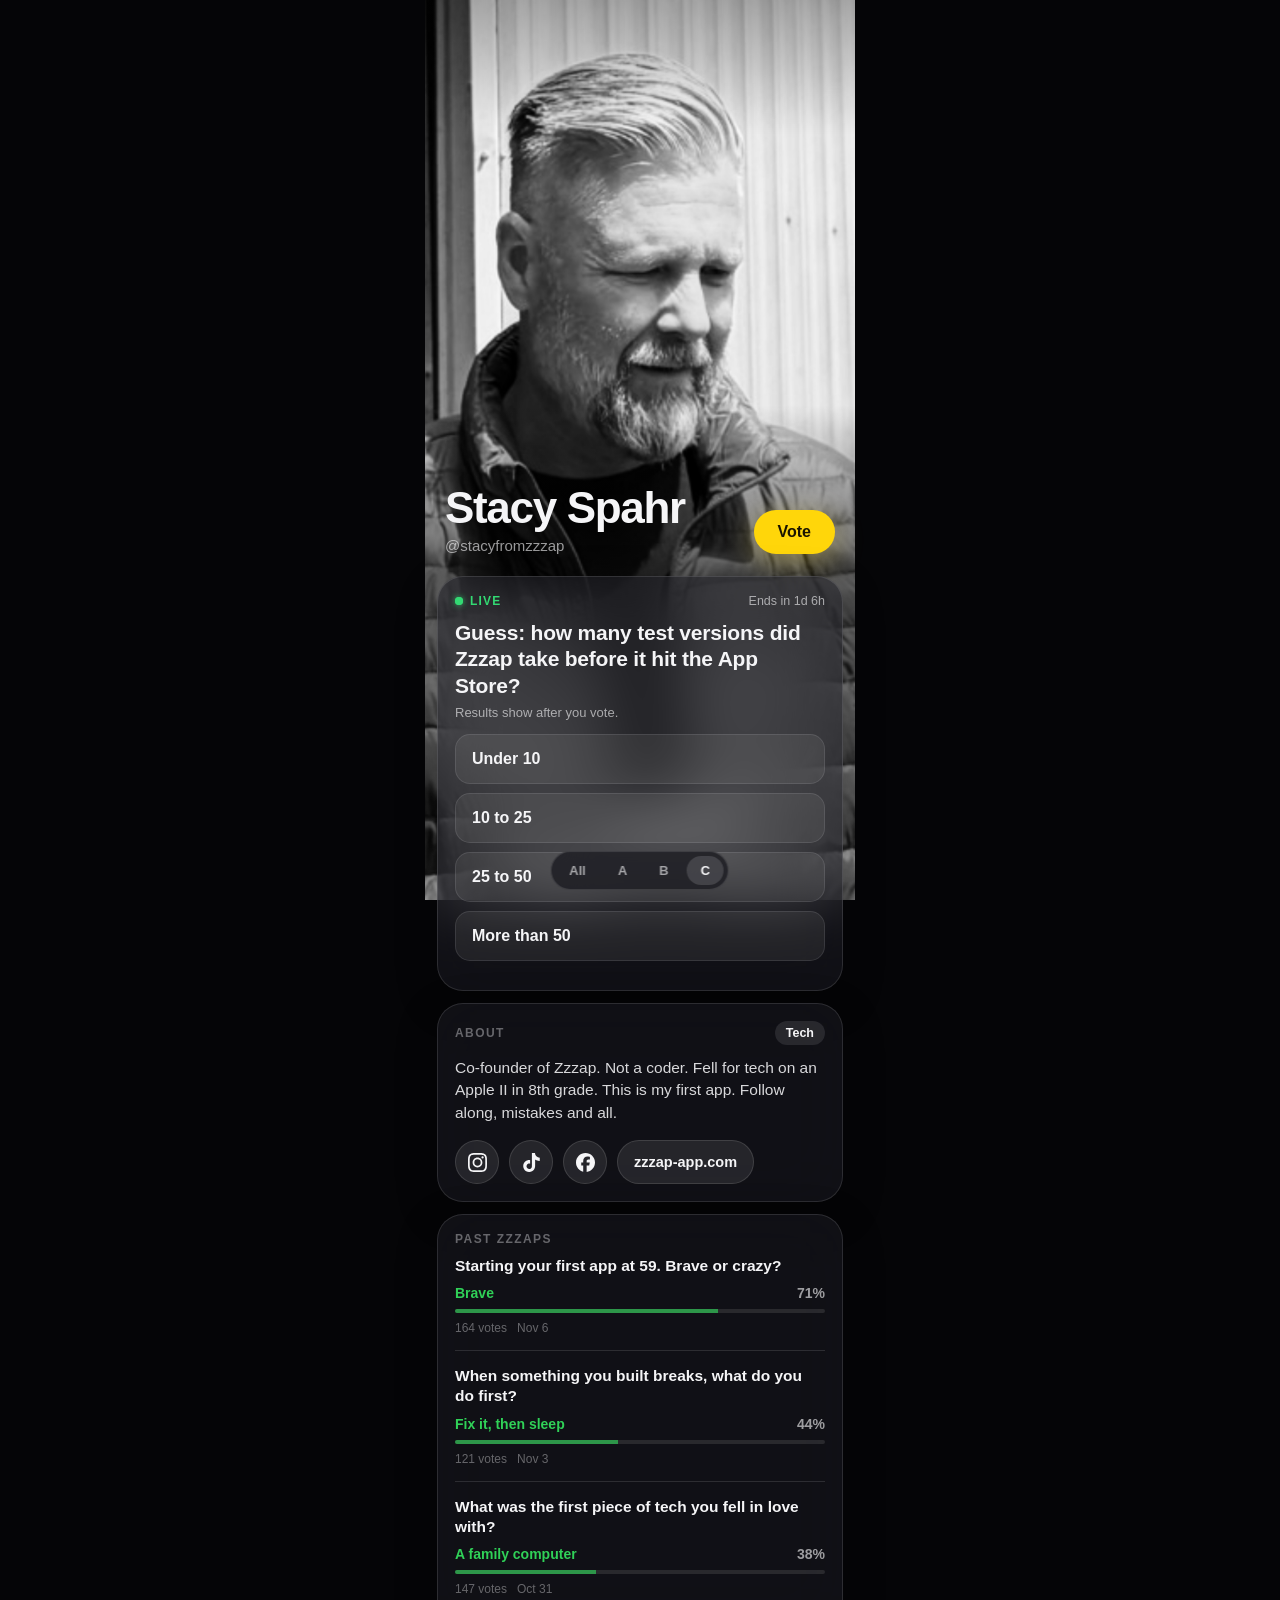
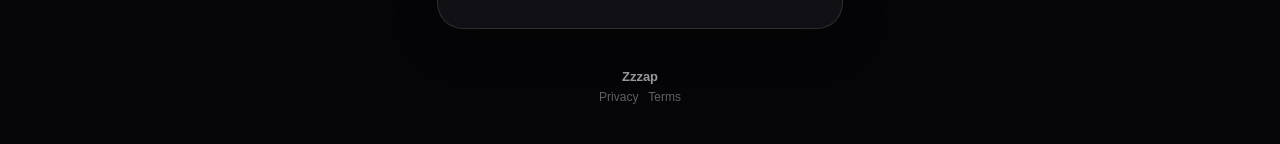
<file: mockups/surge-page/c.html>
<!doctype html>
<html lang="en">
<head>
<meta charset="utf-8">
<meta name="viewport" content="width=device-width, initial-scale=1, viewport-fit=cover">
<meta name="robots" content="noindex">
<title>Surge page, option C: Floating Cards</title>
<link rel="stylesheet" href="mock.css?v=3">
<style>
  /* C: Floating Cards, like an artist page in Apple Music. The name sits
     on the photo with a Vote button beside it. Scrolling up, the photo
     melts into a soft blur of its own colors, and the information floats
     over it in separate glass cards. */
  .photo img {
    transform: scale(calc(1.04 + var(--p) * .12));
    filter: blur(calc(var(--p) * 26px)) brightness(calc(1 - var(--p) * .3)) saturate(calc(1 + var(--p) * .4));
  }
  .photo::after {
    content: ""; position: absolute; inset: 0;
    background: linear-gradient(180deg, rgba(0,0,0,.3) 0%, transparent 15%, transparent 45%, rgba(0,0,0,.6) 64%, rgba(0,0,0,.25) 100%);
  }
  .top {
    height: 64svh;
    display: flex; align-items: flex-end; justify-content: space-between; gap: 14px;
    padding: 0 20px 22px;
  }
  h1 { font-size: 44px; font-weight: 800; letter-spacing: -.03em; line-height: .95; }
  .handle { color: var(--dim); font-size: 15px; margin-top: 8px; }
  .vote-btn { padding: 13px 24px; font-size: 16px; box-shadow: 0 8px 30px rgba(255,214,10,.25); }
  .cards { display: flex; flex-direction: column; gap: 12px; padding: 0 12px; }
  .glass {
    padding: 18px;
    border-radius: 26px;
    background: rgba(28,28,36,.5);
    -webkit-backdrop-filter: blur(30px) saturate(160%);
    backdrop-filter: blur(30px) saturate(160%);
    box-shadow: inset 0 0 0 1px rgba(255,255,255,.12), 0 12px 40px rgba(0,0,0,.25);
  }
  .question { font-size: 21px; font-weight: 700; line-height: 1.25; letter-spacing: -.01em; margin: 12px 0 6px; }
  .hint { font-size: 13px; color: var(--dim); margin-bottom: 14px; }
  .about .row { display: flex; align-items: center; justify-content: space-between; }
  .tag { font-size: 12.5px; font-weight: 700; padding: 5px 11px; border-radius: 100px; background: rgba(255,255,255,.1); }
  .bio { white-space: pre-line; font-size: 15.5px; line-height: 1.45; color: rgba(245,245,247,.88); margin: 12px 0 16px; }
  .links { display: flex; gap: 10px; flex-wrap: wrap; }
  .archive .past { padding: 15px 0; border-top: 1px solid var(--hair); }
  .archive .past:first-of-type { border-top: 0; padding-top: 10px; }
</style>
</head>
<body>
<div class="photo"><img data-photo alt=""></div>
<div class="status-scrim"></div>
<div class="col content">
  <section class="top">
    <div>
      <h1 data-fill="name"></h1>
      <div class="handle" data-fill="handle"></div>
    </div>
    <a class="btn vote-btn" href="#" data-scrollto="vote">Vote</a>
  </section>

  <div class="cards">
    <div class="glass" id="vote">
      <div class="live-row"><span class="live-pill"><span class="dot"></span>LIVE</span><span class="ends" data-fill="ends"></span></div>
      <div class="question" data-fill="question"></div>
      <div class="hint">Results show after you vote.</div>
      <div class="options" data-ballot="c"></div>
      <div class="meta" data-meta="c"></div>
      <div class="get hidden">
        <div><div class="t1">Don't miss the next one</div><div class="t2">Get Zzzap and Stacy's next question lands on your Lock Screen.</div></div>
        <a class="btn" href="#">Get Zzzap</a>
      </div>
    </div>

    <div class="glass about">
      <div class="row"><span class="label">About</span><span class="tag" data-fill="category"></span></div>
      <p class="bio" data-fill="bio"></p>
      <div class="links"><div class="socials" data-socials></div><a class="site" href="#" data-fill="website"></a></div>
    </div>

    <div class="glass archive">
      <div class="label">Past zzzaps</div>
      <div data-past></div>
    </div>
  </div>
  <footer><b>Zzzap</b>Privacy &nbsp; Terms</footer>
</div>
<nav class="switch"><a href="./">All</a><a href="a.html">A</a><a href="b.html">B</a><a class="on" href="c.html">C</a></nav>
<script src="mock.js?v=3"></script>
</body>
</html>
</file>
<file: surge/surge.css>
/* No double-tap-to-zoom: on iPhone a quick tap counts the first time. */
html { touch-action: manipulation; }

/*
  Surge web page: vote.zzzap-app.com/@handle
  The Glass Sheet (Stacy picked it 2026-11-09, mockup A): the header photo
  fills the screen and stays put; everything else sits on a tinted sheet
  that starts partway down and scrolls up over it while the photo dims.
  No blur anywhere (blurring while scrolling was choppy on iPhone).
  Dark only, yellow for actions and your own answer, green for live and
  the leader. Mobile first; wider screens get a centered phone column.
*/
:root {
  --yellow: #FFD60A;
  --green: #30D158;
  --live: rgb(51,217,115); /* the app's LiveIndicator green */
  --bg: #0a0a0f;
  --text: #f5f5f7;
  --dim: rgba(245,245,247,.62);
  --dimmer: rgba(245,245,247,.38);
  --hair: rgba(255,255,255,.12);
  --p: 0;
  --top: 0;
}
* { margin: 0; padding: 0; box-sizing: border-box; -webkit-tap-highlight-color: transparent; }
html, body { background: #050507; }
body {
  color: var(--text);
  font-family: -apple-system, BlinkMacSystemFont, "SF Pro Text", "Segoe UI", Roboto, sans-serif;
  -webkit-font-smoothing: antialiased;
  min-height: 100vh;
}
.phone { position: relative; width: 100%; min-height: 100vh; margin: 0 auto; }
@media (min-width: 500px) { .phone { max-width: 430px; } }
.hidden { display: none !important; }

/* ---------- The photo that stays put ---------- */
.photo {
  position: fixed; top: 0; z-index: 0;
  left: 50%; transform: translateX(-50%);
  width: 100%; max-width: 430px; height: 100lvh;
  overflow: hidden;
  background: linear-gradient(160deg, #1d1d26 0%, #0a0a0f 100%);
}
.photo img { width: 100%; height: 100%; object-fit: cover; object-position: 50% 30%; display: block; }
/* A light shade behind the clock, and one low on the photo so the sheet's
   edge reads. */
.photo::after {
  content: ""; position: absolute; inset: 0; pointer-events: none;
  background: linear-gradient(180deg, rgba(0,0,0,.22) 0%, transparent 12%, transparent 42%, rgba(0,0,0,.45) 60%);
}
/* Dims evenly as the sheet rises. */
.photo .shade {
  position: absolute; inset: 0; z-index: 1; background: #000;
  opacity: calc(var(--p) * .6);
  will-change: opacity;
}
.clear { height: 52svh; }

/* Under the clock, only once the sheet reaches the top. */
.status-scrim {
  position: fixed; top: 0; left: 0; right: 0; z-index: 50; pointer-events: none;
  height: calc(env(safe-area-inset-top, 0px) + 90px);
  background: linear-gradient(180deg, rgba(12,12,16,.94) 0%, rgba(12,12,16,.8) 35%, rgba(12,12,16,.45) 65%, rgba(12,12,16,0) 100%);
  opacity: var(--top);
}
body[data-header="minimal"] .status-scrim { opacity: 1; }

/* Safari 26+: the dimming and the fade are tied straight to the scroll, so
   they move with your finger every frame. Others use surge.js. */
@keyframes surge-dim { from { opacity: 0; } to { opacity: .6; } }
@keyframes surge-top { from { opacity: 0; } to { opacity: 1; } }
@supports (animation-timeline: scroll()) {
  .photo .shade { animation: surge-dim ease-in-out both; animation-timeline: scroll(root); animation-range: 0 62svh; }
  .status-scrim { animation: surge-top linear both; animation-timeline: scroll(root); animation-range: 44svh 56svh; }
  body[data-header="minimal"] .status-scrim { animation: none; }
}

/* ---------- The sheet ---------- */
.sheet {
  position: relative; z-index: 1;
  min-height: 100svh;
  padding: 10px 20px 0;
  border-radius: 32px 32px 0 0;
  /* Tinted glass without the blur: the dimmed photo shows a little. */
  background: linear-gradient(180deg, rgba(22,22,28,.82) 0%, rgba(12,12,16,.9) 420px);
  box-shadow: inset 0 1px 0 rgba(255,255,255,.16), 0 -24px 60px rgba(0,0,0,.35);
}
.grab { width: 36px; height: 5px; border-radius: 3px; background: rgba(255,255,255,.3); margin: 0 auto 20px; }
/* Minimal: no big photo, the round photo above the name. */
.header-minimal .sheet {
  border-radius: 0; box-shadow: none; background: var(--bg);
  padding-top: calc(env(safe-area-inset-top, 0px) + 40px);
}
.avatar {
  width: 112px; height: 112px; border-radius: 50%;
  object-fit: cover; display: block; margin: 0 0 16px;
  box-shadow: 0 6px 24px rgba(0,0,0,.45);
}

.who { display: flex; align-items: flex-end; justify-content: space-between; gap: 12px; }
.who-lead { display: flex; align-items: center; gap: 14px; min-width: 0; }
.names { min-width: 0; }
/* The round photo beside the name: a logo or a face. */
.mini {
  width: 58px; height: 58px; border-radius: 50%; flex-shrink: 0;
  object-fit: cover; background: #141418;
  box-shadow: 0 0 0 2px rgba(255,255,255,.16), 0 6px 18px rgba(0,0,0,.4);
}
h1.name {
  font-family: -apple-system, "SF Pro Display", sans-serif;
  font-size: 36px; font-weight: 800; letter-spacing: -.025em; line-height: 1.02;
  overflow-wrap: anywhere;
}
.handle { color: var(--dim); font-size: 15px; margin-top: 6px; }
.tag {
  flex-shrink: 0; font-size: 12.5px; font-weight: 700;
  padding: 6px 12px; border-radius: 100px;
  background: rgba(255,255,255,.1); border: 1px solid rgba(255,255,255,.14);
}
.bio {
  /* Keep the line breaks the creator typed in the app. */
  white-space: pre-line;
  font-size: 15.5px; line-height: 1.45; color: rgba(245,245,247,.86);
  margin-top: 14px;
}

/* ---------- Links ---------- */
.links { display: flex; gap: 10px; flex-wrap: wrap; margin-top: 16px; }
.links:empty { display: none; }
.socials { display: flex; gap: 10px; }
.socials a {
  width: 44px; height: 44px; border-radius: 50%;
  display: flex; align-items: center; justify-content: center;
  background: rgba(255,255,255,.09); border: 1px solid rgba(255,255,255,.12);
  transition: transform .15s ease;
}
.socials a:active { transform: scale(.92); }
.socials img { width: 19px; height: 19px; }
.website {
  display: inline-flex; align-items: center;
  height: 44px; max-width: 100%; padding: 0 16px; border-radius: 100px;
  background: rgba(255,255,255,.09); border: 1px solid rgba(255,255,255,.12);
  color: var(--text); font-size: 14.5px; font-weight: 600; text-decoration: none;
  overflow: hidden; text-overflow: ellipsis; white-space: nowrap;
}
/* "Have Zzzap? Open in the app": quiet. */
.open-app { color: var(--dim); font-size: 13.5px; margin-top: 14px; }
.open-app a { color: var(--text); text-decoration: underline; text-underline-offset: 3px; }
.sample-note { color: var(--dimmer); font-size: 12px; margin-top: 14px; }

/* ---------- Sections ---------- */
.section { padding-top: 30px; }
.live-section { padding-top: 24px; }
.section-head {
  font-size: 12px; font-weight: 700; letter-spacing: .12em; text-transform: uppercase;
  color: var(--dimmer); padding-bottom: 4px;
}

/* ---------- Live zzzap ---------- */
.live-card {
  padding: 18px 16px 16px; border-radius: 24px;
  background: rgba(255,255,255,.06);
  box-shadow: inset 0 0 0 1px rgba(255,255,255,.1);
}
.live-row { display: flex; align-items: center; justify-content: space-between; }
/* LIVE matches the app's LiveIndicator: its green, a glowing dot, and a
   ring that grows out of the dot and fades, over and over. */
.live-pill { display: inline-flex; align-items: center; gap: 7px; font-size: 12px; font-weight: 800; letter-spacing: .1em; color: var(--live); }
.dot { position: relative; width: 8px; height: 8px; border-radius: 50%; background: var(--live); box-shadow: 0 0 6px rgba(51,217,115,.8); }
.dot::before { content: ""; position: absolute; inset: 0; border-radius: 50%; background: var(--live); animation: ripple 1.6s ease-out infinite; }
@keyframes ripple { from { transform: scale(1); opacity: .55; } to { transform: scale(2.6); opacity: 0; } }
@media (prefers-reduced-motion: reduce) { .dot::before { animation: none; opacity: 0; } }
.closed .live-pill { color: var(--dim); }
.closed .dot { background: var(--dimmer); box-shadow: none; }
.closed .dot::before { display: none; }
.ends { color: var(--dim); font-size: 12.5px; font-variant-numeric: tabular-nums; }
.question {
  font-family: -apple-system, "SF Pro Display", sans-serif;
  font-size: 21px; font-weight: 700; letter-spacing: -.01em; line-height: 1.25;
  margin: 12px 0 14px;
}
/* Before you vote: results are hidden, and the page says so. */
.hint { color: var(--dim); font-size: 13px; margin: -8px 0 14px; }
.hint.already { margin: 12px 0 0; }
.options { touch-action: manipulation; display: flex; flex-direction: column; gap: 9px; }
.option {
  position: relative; width: 100%; overflow: hidden;
  font: inherit; font-size: 16px; font-weight: 600; color: var(--text);
  text-align: left; cursor: pointer;
  padding: 15px 16px; border-radius: 15px;
  background: rgba(255,255,255,.07); border: 1px solid rgba(255,255,255,.1);
  transition: border-color .15s ease, transform .1s ease, opacity .2s ease;
}
.option:active { transform: scale(.985); }
.option:disabled { cursor: default; }
/* A tapped answer, while the vote is on its way: it glows and says
   "Sending…", and the other answers step back. */
.sending .option:not(.picked) { opacity: .4; }
.option.picked { border-color: var(--yellow); animation: sending 1.2s ease-in-out infinite; }
.option.picked .pct { opacity: 1; color: var(--yellow); transition: none; }
@keyframes sending {
  0%, 100% { box-shadow: 0 0 0 0 rgba(255,214,10,.45); }
  50% { box-shadow: 0 0 0 6px rgba(255,214,10,0); }
}
.option .fill {
  position: absolute; inset: 0; width: 0%;
  background: rgba(255,255,255,.1);
  transition: width .9s cubic-bezier(.22,.9,.3,1);
}
.option .row { position: relative; display: flex; justify-content: space-between; align-items: center; gap: 12px; }
.option .pct { font-variant-numeric: tabular-nums; color: var(--dim); font-weight: 700; opacity: 0; transition: opacity .4s ease .3s; }
.results .option .pct { opacity: 1; }
/* The leader's bar is green, a tie at the top is white (the meta line
   says "Tied"), the rest stay gray. Yellow is only your answer. */
.results .option.lead .fill { background: rgba(48,209,88,.3); }
.results .option.tied .fill { background: rgba(255,255,255,.2); }
.results .option.mine { border-color: rgba(255,214,10,.7); }
.results .option.mine .pct { color: var(--yellow); }
.meta { display: flex; justify-content: space-between; align-items: center; color: var(--dim); font-size: 13px; margin-top: 12px; }
.meta:has(span:empty + span:empty) { display: none; }
.meta > span:last-child { flex-shrink: 0; margin-left: 12px; }
/* "You voted" is a status, so it's green, not yellow. */
.meta .you { color: var(--green); font-weight: 600; min-width: 0; overflow: hidden; text-overflow: ellipsis; white-space: nowrap; }
.meta .you.watching { color: var(--dim); }
.error { color: #ff6b6b; font-size: 13px; margin-top: 12px; }
/* "See results without voting": quiet until tapped, then one confirm step.
   Cancel left, the action right (Design rules). */
.watch { margin-top: 12px; text-align: center; }
.watch-link {
  background: none; border: none; cursor: pointer;
  color: var(--dim); font: inherit; font-size: 13.5px;
  text-decoration: underline; text-underline-offset: 3px; padding: 6px;
}
.watch-note { color: var(--dim); font-size: 13px; margin: 2px 0 0; }
.watch-confirm p { font-size: 14px; margin: 0 0 10px; }
.watch-actions { display: flex; justify-content: center; gap: 10px; }
.watch-cancel, .watch-go { font: inherit; font-size: 13.5px; font-weight: 700; border-radius: 100px; padding: 9px 18px; cursor: pointer; }
.watch-cancel { background: rgba(255,255,255,.08); border: 1px solid rgba(255,255,255,.12); color: var(--text); }
.watch-go { background: var(--yellow); border: none; color: #1a1400; font-weight: 800; }
.watch-cancel:disabled, .watch-go:disabled { opacity: .5; cursor: default; }

/* Share: anyone can pass the page on. White, not yellow: voting is the action. */
.share { margin-top: 12px; text-align: center; }
.share-btn {
  font: inherit; font-size: 14px; font-weight: 700; cursor: pointer;
  background: rgba(255,255,255,.08); border: 1px solid rgba(255,255,255,.12);
  color: var(--text); border-radius: 100px; padding: 10px 28px;
}
.share-note { color: var(--dim); font-size: 13px; margin: 8px 0 0; word-break: break-all; }

/* ---------- Live bar (pinned while the live zzzap is off screen) ---------- */
.live-bar {
  position: fixed; z-index: 40;
  left: 50%; transform: translateX(-50%);
  bottom: calc(12px + env(safe-area-inset-bottom, 0px));
  width: calc(100% - 24px); max-width: 406px;
  display: flex; align-items: center; gap: 12px;
  padding: 10px 10px 10px 16px;
  background: rgba(29,29,38,.94);
  border: 1px solid rgba(255,255,255,.14);
  border-radius: 100px;
  box-shadow: 0 10px 30px rgba(0,0,0,.5);
  color: var(--text); font: inherit; text-align: left; cursor: pointer;
}
.live-bar-q { flex: 1; min-width: 0; font-size: 14.5px; font-weight: 600; overflow: hidden; text-overflow: ellipsis; white-space: nowrap; }
.live-bar-go { background: var(--yellow); color: #1a1400; font-size: 13.5px; font-weight: 800; border-radius: 100px; padding: 8px 16px; }

/* ---------- Get Zzzap (after a vote, or on a missed zzzap) ---------- */
.get {
  margin-top: 14px; padding: 15px 16px; border-radius: 16px;
  background: linear-gradient(135deg, rgba(255,214,10,.13), rgba(255,214,10,.04));
  border: 1px solid rgba(255,214,10,.25);
  display: flex; flex-direction: column; gap: 12px;
}
.get .t1 { font-size: 17px; font-weight: 800; }
.get .t2 { font-size: 12.5px; color: var(--dim); margin-top: 2px; line-height: 1.35; }
/* What the app adds: a bold lead over a dim detail, split by hairlines
   like an iOS list. No icons (design rules). */
.get .perks { list-style: none; margin: 10px 0 0; padding: 0; }
.get .perks li { padding: 9px 0; border-top: 1px solid rgba(255,214,10,.14); }
.get .perks li:last-child { padding-bottom: 0; }
.get .perks .lead { font-size: 15px; font-weight: 700; line-height: 1.25; }
.get .perks .detail { font-size: 12.5px; color: var(--dim); line-height: 1.35; margin-top: 2px; }
.get-btn {
  text-align: center; background: var(--yellow); color: #1a1400;
  font: inherit; font-size: 14px; font-weight: 800;
  border: none; border-radius: 100px; padding: 11px 16px;
  text-decoration: none; white-space: nowrap;
}

/* ---------- Past zzzaps: rows on hairlines ---------- */
.archive { display: flex; flex-direction: column; margin-top: 8px; }
.past { padding: 15px 0; border-top: 1px solid var(--hair); }
.past .q { font-size: 15.5px; font-weight: 650; line-height: 1.3; }
.past .winner { display: flex; justify-content: space-between; align-items: baseline; gap: 12px; margin-top: 9px; font-size: 14px; }
.past .wname { color: var(--green); font-weight: 700; }
.past .wname.none { color: var(--dim); }
.past .wname.tied { color: #fff; }
.past .wpct { color: var(--dim); font-weight: 600; font-variant-numeric: tabular-nums; }
.past .bar { height: 4px; background: rgba(255,255,255,.1); border-radius: 2px; margin-top: 8px; overflow: hidden; }
.past .bar i { display: block; height: 100%; background: rgba(48,209,88,.65); border-radius: 2px; }
.past .sub { display: flex; justify-content: space-between; color: var(--dimmer); font-size: 12px; margin-top: 8px; }
.past.opens { cursor: pointer; }
.past .answers { display: flex; flex-direction: column; gap: 10px; margin-top: 12px; }
.past .aline { display: flex; justify-content: space-between; align-items: baseline; gap: 12px; font-size: 14px; }
.past .aname { color: var(--dim); font-weight: 600; }
.past .apct { color: var(--dim); font-weight: 600; font-variant-numeric: tabular-nums; }
.past .answer .bar { margin-top: 6px; }
.past .answer .bar i { background: rgba(255,255,255,.14); }
.past .answer.lead .aname { color: var(--green); font-weight: 700; }
.past .answer.lead .bar i { background: rgba(48,209,88,.65); }
.past .answer.tied .aname { color: #fff; font-weight: 700; }
.past .answer.tied .bar i { background: rgba(255,255,255,.35); }
.past .said { margin: 12px 0 0; font-size: 14px; line-height: 1.4; color: rgba(245,245,247,.85); overflow-wrap: anywhere; }
.past .said .who { color: #fff; font-weight: 700; }
.past .all-link { background: none; border: 0; padding: 0; font: inherit; color: var(--dim); cursor: pointer; }
/* "See more" under the 3 newest: quiet, like the other text links. */
.see-more {
  display: block; width: 100%; margin-top: 4px; padding: 14px 0;
  background: none; border: 0; border-top: 1px solid var(--hair);
  font: inherit; font-size: 14.5px; font-weight: 600; color: var(--text);
  cursor: pointer; text-align: center;
}

/* ---------- Demo page extras (the sign at the gym, and so on) ---------- */
.extra-img { display: block; width: 100%; border-radius: 20px; margin-top: 12px; }
.sign {
  display: flex; gap: 16px; align-items: center;
  margin-top: 12px; padding: 16px; border-radius: 20px;
  background: rgba(255,255,255,.06); box-shadow: inset 0 0 0 1px rgba(255,255,255,.1);
}
.sign > img { width: 96px; height: 96px; border-radius: 10px; background: #fff; padding: 6px; flex-shrink: 0; }
.sign .s1 { font-size: 16px; font-weight: 800; }
.sign .s2 { font-size: 14px; font-weight: 600; margin-top: 3px; }
.sign .s3 { font-size: 12.5px; color: var(--dim); margin-top: 5px; line-height: 1.35; }
.sign-note { color: var(--dim); font-size: 13px; line-height: 1.45; margin-top: 10px; }
.extra-text { color: rgba(245,245,247,.86); font-size: 15px; line-height: 1.45; margin-top: 10px; }

/* ---------- Not found / footer ---------- */
.notfound { text-align: center; padding: 30vh 28px 0; }
.notfound h1 { font-size: 24px; font-weight: 800; }
.notfound p { color: var(--dim); margin-top: 10px; line-height: 1.45; }
.notfound a { color: var(--yellow); }
footer { text-align: center; padding: 40px 20px 40px; color: var(--dimmer); }
/* Room for the live bar, so it never covers Privacy and Terms. */
.has-live footer { padding-bottom: calc(100px + env(safe-area-inset-bottom, 0px)); }
.bolts { line-height: 0; margin-bottom: 10px; }
.tagline { font-size: 13px; font-weight: 600; color: var(--dim); }
.legal { font-size: 11px; margin-top: 10px; }
footer a { color: var(--dimmer); }
</file>
<file: mockups/surge-page/mock.css>
/* Shared by the three Surge page mockups (11/9). Dark only, yellow for
   actions and your own pick, green for the leader. */
html { touch-action: manipulation; }
:root {
  --yellow: #FFD60A;
  --green: #30D158;
  --text: #f5f5f7;
  --dim: rgba(245,245,247,.62);
  --dimmer: rgba(245,245,247,.38);
  --hair: rgba(255,255,255,.12);
  --p: 0;
}
* { margin: 0; padding: 0; box-sizing: border-box; -webkit-tap-highlight-color: transparent; }
html, body { background: #050507; }
body {
  color: var(--text);
  font-family: -apple-system, BlinkMacSystemFont, "SF Pro Text", "Segoe UI", Roboto, sans-serif;
  -webkit-font-smoothing: antialiased;
}
.hidden { display: none !important; }

/* The page is one phone-width column; on a computer it sits centered. */
.col { position: relative; width: 100%; max-width: 430px; margin: 0 auto; }

/* The photo that stays put. */
.photo {
  position: fixed; top: 0; bottom: 0;
  left: 50%; transform: translateX(-50%);
  width: 100%; max-width: 430px;
  height: 100lvh;
  overflow: hidden; z-index: 0;
  background: #111;
}
.photo img { width: 100%; height: 100%; object-fit: cover; object-position: 50% 30%; display: block; }

/* Under the clock once the information covers the photo. */
.status-scrim {
  position: fixed; top: 0; left: 0; right: 0; z-index: 30;
  height: calc(env(safe-area-inset-top, 0px) + 64px);
  background: linear-gradient(180deg, rgba(5,5,7,.92) 0%, rgba(5,5,7,.7) 55%, rgba(5,5,7,0) 100%);
  opacity: var(--p); pointer-events: none;
}

.content { position: relative; z-index: 1; }

/* Links */
.socials { display: flex; gap: 10px; }
.socials a {
  width: 44px; height: 44px; border-radius: 50%;
  display: flex; align-items: center; justify-content: center;
  background: rgba(255,255,255,.09);
  border: 1px solid rgba(255,255,255,.12);
}
.socials img { width: 19px; height: 19px; }
.site {
  display: inline-flex; align-items: center;
  height: 44px; padding: 0 16px; border-radius: 100px;
  background: rgba(255,255,255,.09); border: 1px solid rgba(255,255,255,.12);
  color: var(--text); font-size: 14.5px; font-weight: 600; text-decoration: none;
}

/* Ballot */
.options { display: flex; flex-direction: column; gap: 9px; }
.option {
  position: relative; width: 100%; overflow: hidden;
  font: inherit; font-size: 16px; font-weight: 600; color: var(--text);
  text-align: left; cursor: pointer;
  padding: 15px 16px; border-radius: 15px;
  background: rgba(255,255,255,.07);
  border: 1px solid rgba(255,255,255,.1);
  transition: transform .1s ease, border-color .2s ease;
}
.option:active { transform: scale(.985); }
.option:disabled { cursor: default; }
.option .fill {
  position: absolute; inset: 0; width: 0;
  background: rgba(255,255,255,.1);
  transition: width .9s cubic-bezier(.22,.9,.3,1);
}
.option .row { position: relative; display: flex; justify-content: space-between; gap: 12px; }
.option .pct { color: var(--dim); font-weight: 700; font-variant-numeric: tabular-nums; }
.results .option.lead .fill { background: rgba(48,209,88,.3); }
.results .option.mine { border-color: rgba(255,214,10,.7); }
.results .option.mine .pct { color: var(--yellow); }
.meta { display: flex; justify-content: space-between; gap: 12px; font-size: 13px; color: var(--dim); margin-top: 12px; }
.meta .you { color: var(--green); font-weight: 600; }

.live-row { display: flex; justify-content: space-between; align-items: center; }
/* LIVE matches the app's LiveIndicator: its green, a glowing dot, and a
   ring that grows out of the dot and fades, over and over. */
:root { --live: rgb(51,217,115); }
.live-pill { display: inline-flex; align-items: center; gap: 7px; font-size: 12px; font-weight: 800; letter-spacing: .1em; color: var(--live); }
.dot {
  position: relative; width: 8px; height: 8px; border-radius: 50%;
  background: var(--live); box-shadow: 0 0 6px rgba(51,217,115,.8);
}
.dot::before {
  content: ""; position: absolute; inset: 0; border-radius: 50%;
  background: var(--live);
  animation: ripple 1.6s ease-out infinite;
}
@keyframes ripple { from { transform: scale(1); opacity: .55; } to { transform: scale(2.6); opacity: 0; } }
@media (prefers-reduced-motion: reduce) { .dot::before { animation: none; opacity: 0; } }
.ends { font-size: 12.5px; color: var(--dim); font-variant-numeric: tabular-nums; }

/* Get Zzzap, after a vote */
.get {
  margin-top: 14px; padding: 15px 16px; border-radius: 16px;
  background: linear-gradient(135deg, rgba(255,214,10,.13), rgba(255,214,10,.04));
  border: 1px solid rgba(255,214,10,.25);
  display: flex; align-items: center; justify-content: space-between; gap: 12px;
}
.get .t1 { font-size: 15.5px; font-weight: 800; }
.get .t2 { font-size: 12.5px; color: var(--dim); margin-top: 2px; line-height: 1.35; }
.btn {
  display: inline-block; white-space: nowrap; text-decoration: none; cursor: pointer;
  background: var(--yellow); color: #1a1400; border: 0;
  font: inherit; font-size: 14px; font-weight: 800;
  padding: 10px 18px; border-radius: 100px;
}

/* Past zzzaps */
.past .q { font-size: 15.5px; font-weight: 650; line-height: 1.3; }
.past .winner { display: flex; justify-content: space-between; gap: 12px; margin-top: 9px; font-size: 14px; }
.past .wname { color: var(--green); font-weight: 700; }
.past .wpct { color: var(--dim); font-weight: 600; font-variant-numeric: tabular-nums; }
.past .bar { height: 4px; border-radius: 2px; background: rgba(255,255,255,.1); margin-top: 8px; overflow: hidden; }
.past .bar i { display: block; height: 100%; background: rgba(48,209,88,.65); }
.past .sub { white-space: pre; font-size: 12px; color: var(--dimmer); margin-top: 8px; }

footer { text-align: center; padding: 40px 20px calc(40px + env(safe-area-inset-bottom, 0px)); color: var(--dimmer); font-size: 12px; }
footer b { display: block; color: var(--dim); font-size: 13px; margin-bottom: 6px; }

.label {
  font-size: 12px; font-weight: 700; letter-spacing: .12em; text-transform: uppercase;
  color: var(--dimmer);
}

/* Mockup switcher, not part of the design */
.switch {
  position: fixed; z-index: 60; left: 50%; transform: translateX(-50%);
  bottom: calc(10px + env(safe-area-inset-bottom, 0px));
  display: flex; gap: 4px; padding: 4px; border-radius: 100px;
  background: rgba(30,30,36,.85); -webkit-backdrop-filter: blur(20px); backdrop-filter: blur(20px);
  border: 1px solid rgba(255,255,255,.12);
}
.switch a { color: var(--dim); text-decoration: none; font-size: 13px; font-weight: 700; padding: 7px 14px; border-radius: 100px; }
.switch a.on { background: rgba(255,255,255,.14); color: var(--text); }
</file>
